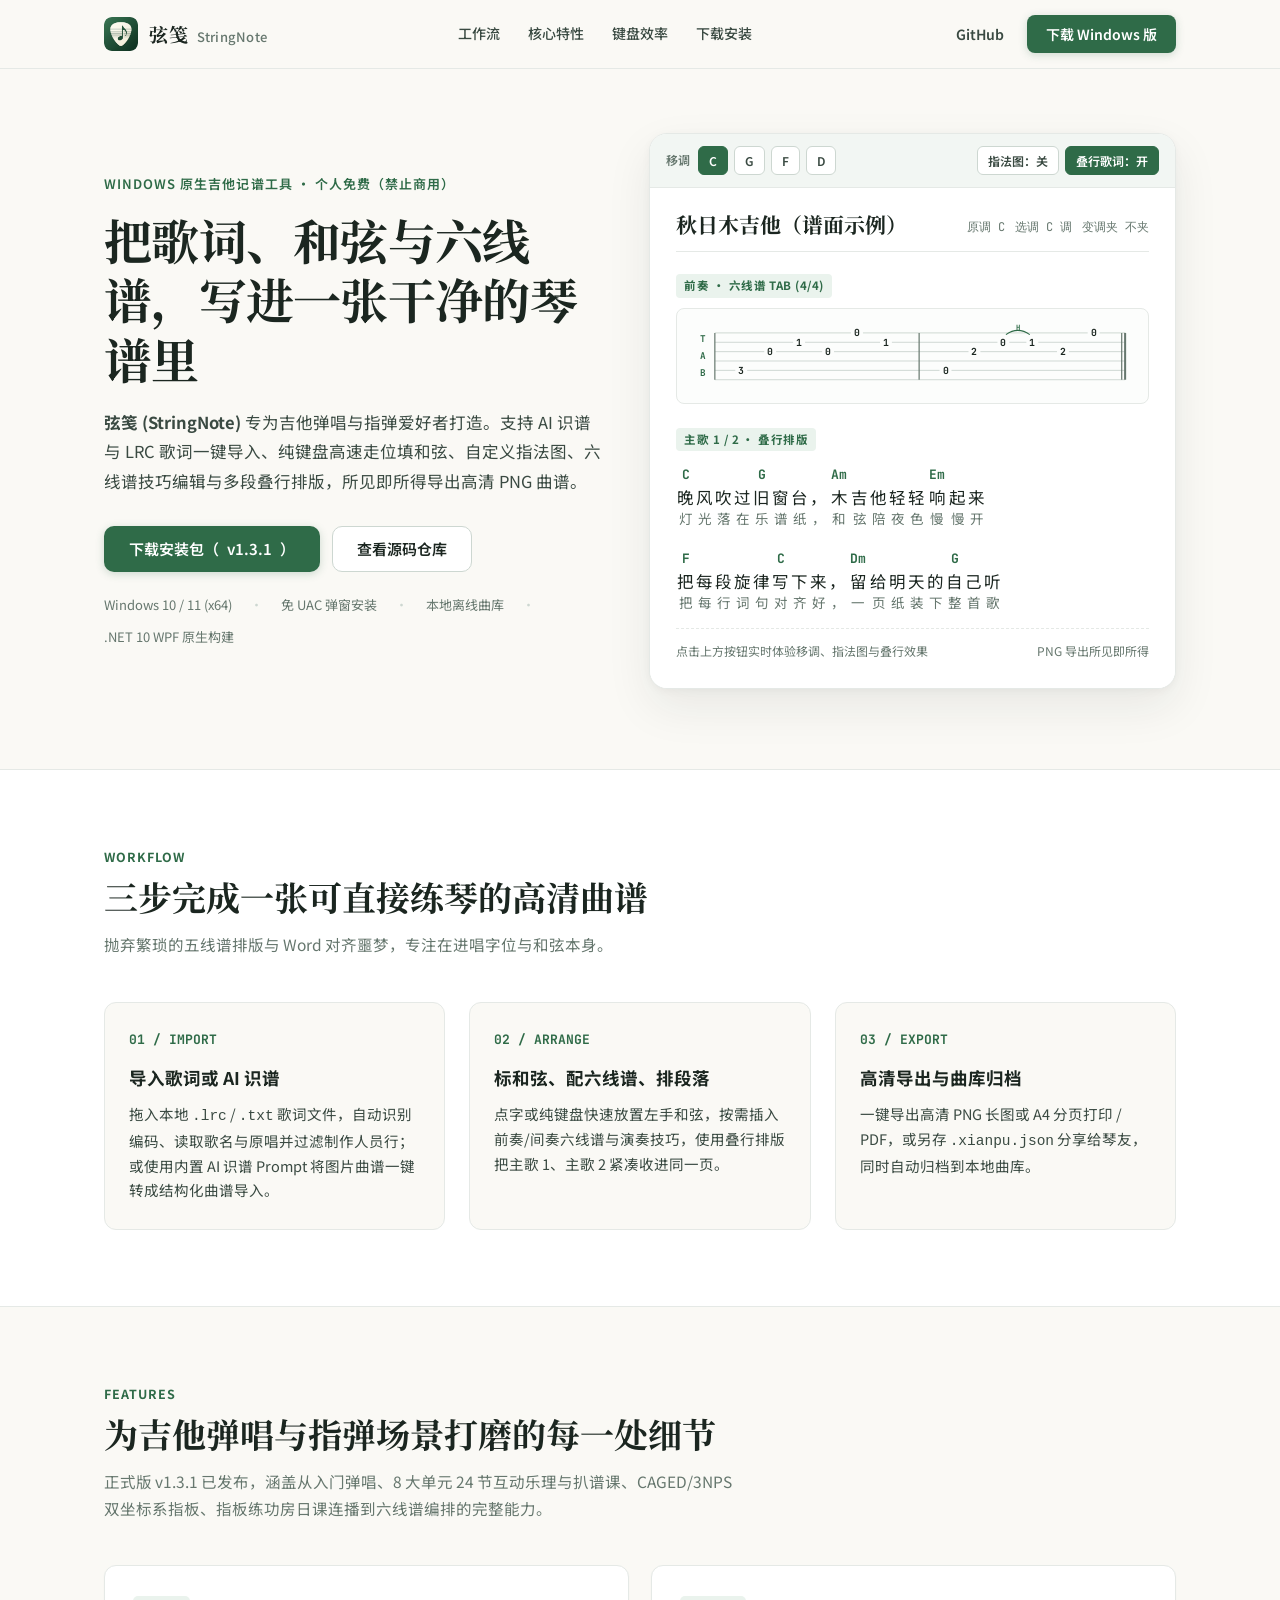
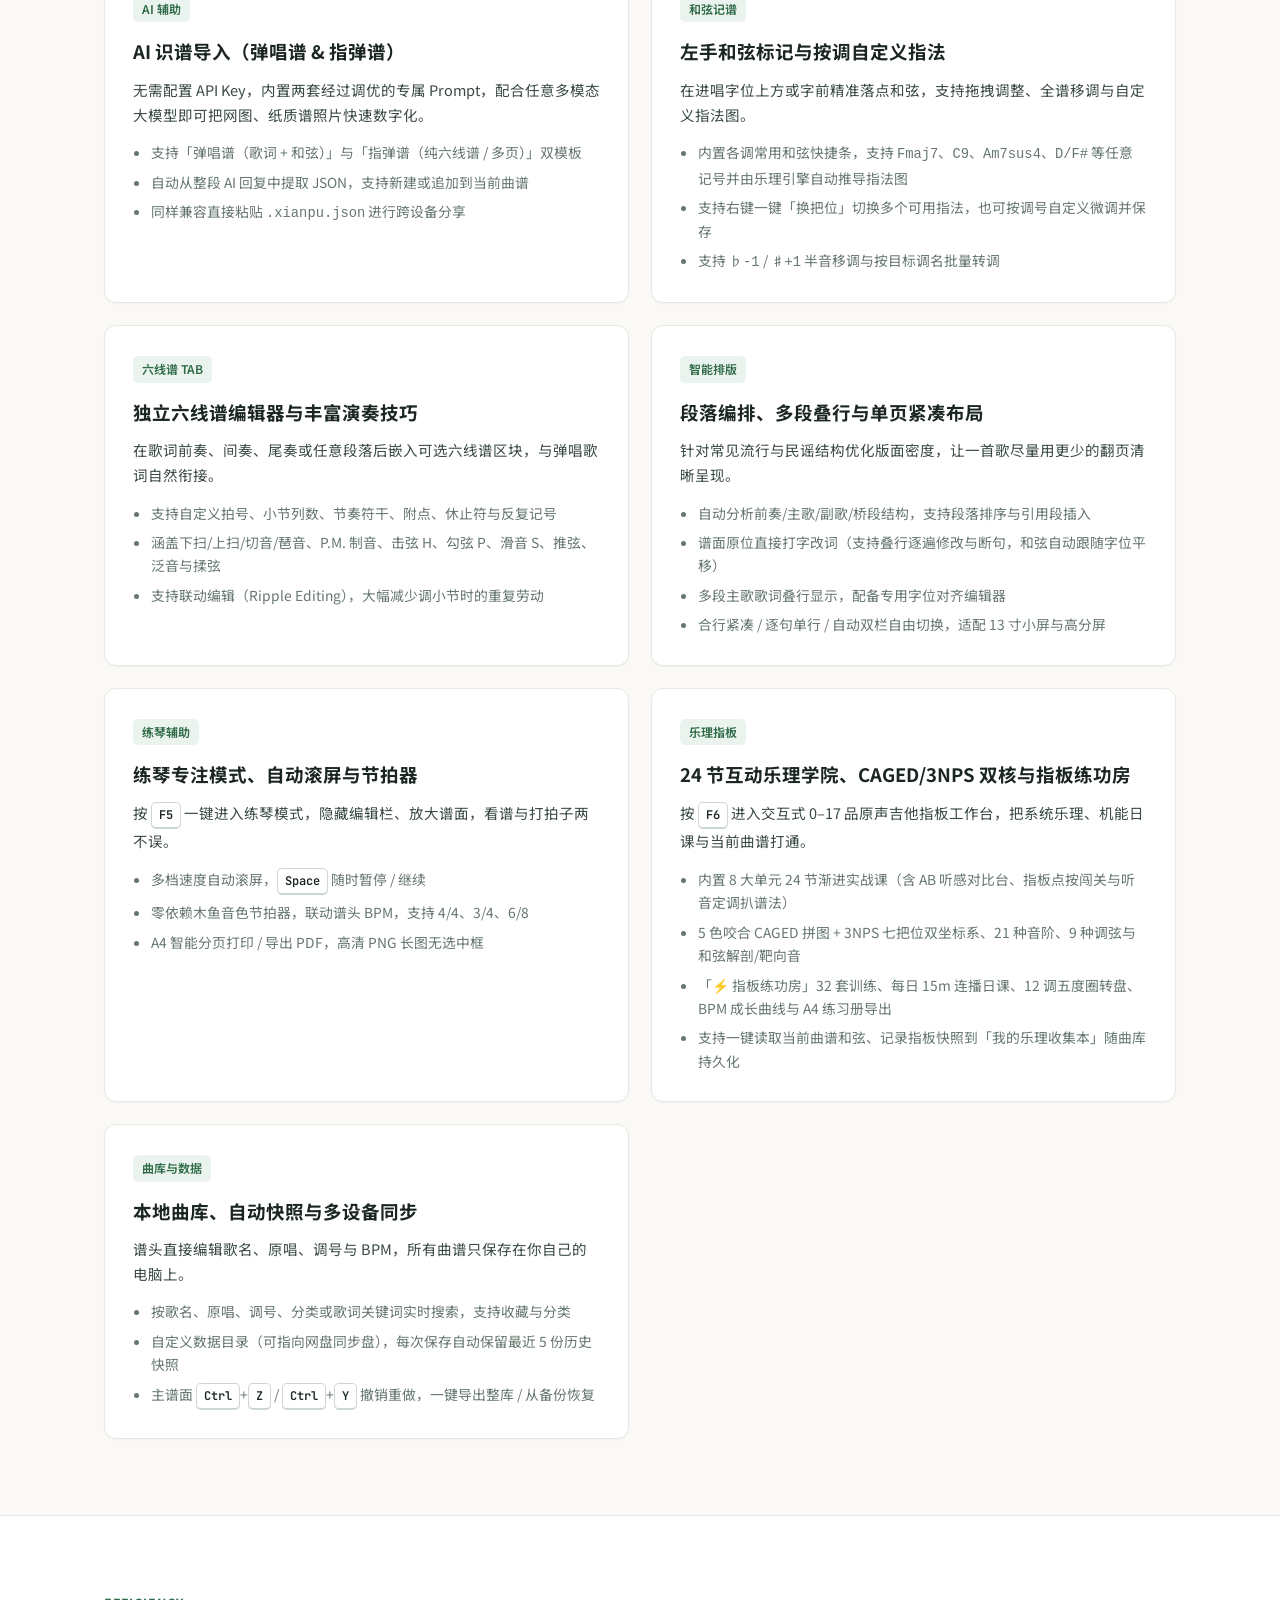
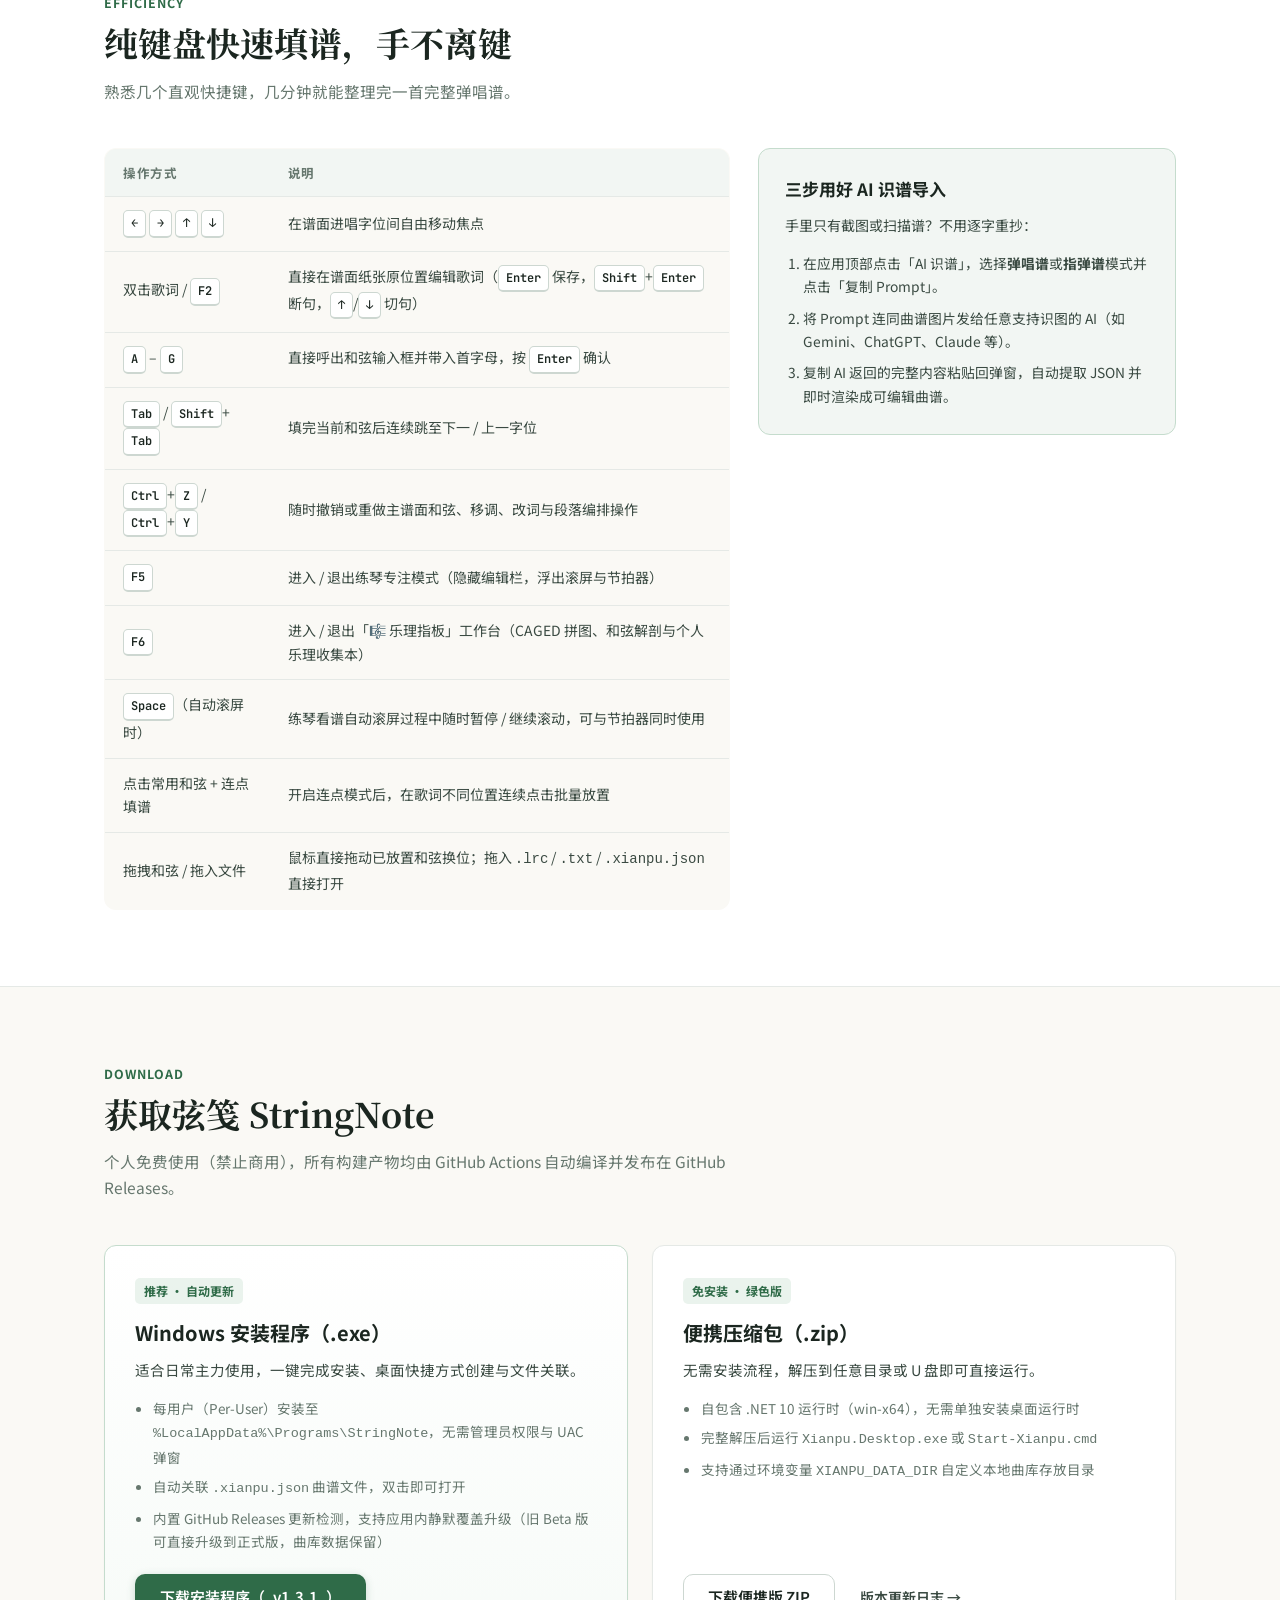
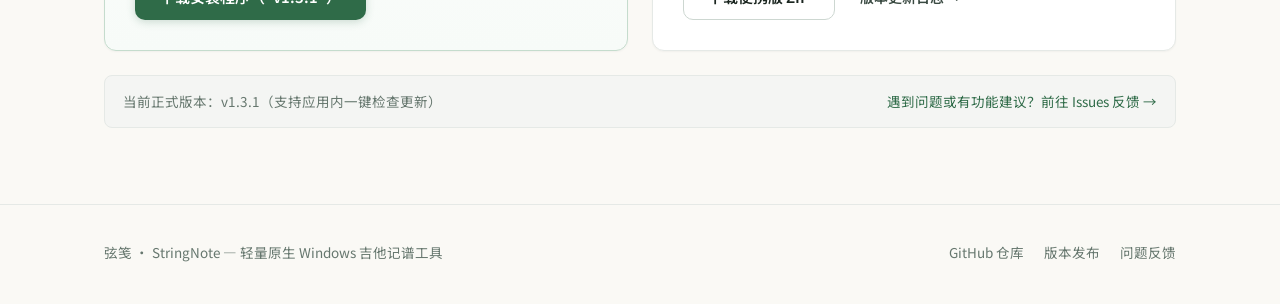
<file: docs/index.html>
<!DOCTYPE html>
<html lang="zh-CN">
<head>
  <meta charset="UTF-8" />
  <meta name="viewport" content="width=device-width, initial-scale=1.0" />
  <title>弦笺 · StringNote — Windows 原生吉他歌词与六线谱记谱工具</title>
  <meta name="description" content="弦笺 (StringNote) 是一款面向 Windows 的轻量原生吉他记谱桌面软件，支持 AI 识谱导入、LRC 歌词与左手和弦可视化标记、六线谱 TAB 编辑、多段叠行排版与高清 PNG 导出。" />
  <meta property="og:title" content="弦笺 · StringNote — 极简吉他弹唱与指弹记谱工具" />
  <meta property="og:description" content="导入 LRC 歌词或使用 AI 识谱，快速标记左手和弦与六线谱，导出紧凑高清曲谱图片。" />
  <meta property="og:type" content="website" />
  <meta property="og:url" content="https://li-songbai.github.io/StringNote/" />
  <link rel="icon" type="image/png" href="./favicon.png" />
  <link rel="apple-touch-icon" href="./logo.png" />
  <link rel="preconnect" href="https://fonts.googleapis.com" />
  <link rel="preconnect" href="https://fonts.gstatic.com" crossorigin />
  <link href="https://fonts.googleapis.com/css2?family=JetBrains+Mono:wght@500;700&family=Noto+Sans+SC:wght@400;500;600;700&family=Noto+Serif+SC:wght@600;700&display=swap" rel="stylesheet" />
  <link rel="stylesheet" href="./styles.css" />
</head>
<body>
  <header class="site-header">
    <div class="container header-inner">
      <a class="brand" href="#top" aria-label="弦笺 StringNote 首页">
        <img src="./logo.png" alt="弦笺 StringNote Logo" width="34" height="34" style="border-radius:8px; display:block;" />
        <span class="brand-text">
          <span class="brand-cn">弦笺</span>
          <span class="brand-en">StringNote</span>
        </span>
      </a>

      <nav class="nav-links" aria-label="主导航">
        <a href="#workflow">工作流</a>
        <a href="#features">核心特性</a>
        <a href="#shortcuts">键盘效率</a>
        <a href="#download">下载安装</a>
      </nav>

      <div class="header-actions">
        <a class="btn btn-ghost" href="https://github.com/li-songbai/StringNote" target="_blank" rel="noopener noreferrer">GitHub</a>
        <a class="btn btn-primary" href="#download">下载 Windows 版</a>
      </div>
    </div>
  </header>

  <main id="top">
    <!-- ─── Hero ──────────────────────────────────────────────── -->
    <section class="hero">
      <div class="container hero-grid">
        <div class="hero-copy">
          <p class="hero-eyebrow">Windows 原生吉他记谱工具 · 个人免费（禁止商用）</p>
          <h1 class="hero-title">把歌词、和弦与六线谱，写进一张干净的琴谱里</h1>
          <p class="hero-subtitle">
            <strong>弦笺 (StringNote)</strong> 专为吉他弹唱与指弹爱好者打造。支持 AI 识谱与 LRC 歌词一键导入、纯键盘高速走位填和弦、自定义指法图、六线谱技巧编辑与多段叠行排版，所见即所得导出高清 PNG 曲谱。
          </p>

          <div class="hero-cta">
            <a id="hero-download-btn" class="btn btn-primary btn-lg" href="https://github.com/li-songbai/StringNote/releases/latest/download/StringNote-Setup-1.3.1.exe" target="_blank" rel="noopener noreferrer">
              下载安装包（<span data-latest-version>v1.3.1</span>）
            </a>
            <a class="btn btn-secondary btn-lg" href="https://github.com/li-songbai/StringNote" target="_blank" rel="noopener noreferrer">
              查看源码仓库
            </a>
          </div>

          <div class="hero-meta">
            <span class="hero-meta-item">Windows 10 / 11 (x64)</span>
            <span class="meta-sep">·</span>
            <span class="hero-meta-item">免 UAC 弹窗安装</span>
            <span class="meta-sep">·</span>
            <span class="hero-meta-item">本地离线曲库</span>
            <span class="meta-sep">·</span>
            <span class="hero-meta-item">.NET 10 WPF 原生构建</span>
          </div>
        </div>

        <!-- ─── Interactive Score Sheet Preview ────────────────── -->
        <div class="sheet-stage" aria-label="交互式谱面预览">
          <div class="sheet-toolbar">
            <div class="sheet-controls-group" role="group" aria-label="一键移调体验">
              <span class="control-label">移调</span>
              <button type="button" class="chip-btn active" data-key="C">C</button>
              <button type="button" class="chip-btn" data-key="G">G</button>
              <button type="button" class="chip-btn" data-key="F">F</button>
              <button type="button" class="chip-btn" data-key="D">D</button>
            </div>
            <div class="sheet-controls-group">
              <button type="button" id="toggle-chord-mode" class="chip-btn">指法图：关</button>
              <button type="button" id="toggle-stacked-lyrics" class="chip-btn active">叠行歌词：开</button>
            </div>
          </div>

          <div class="sheet-body">
            <div class="sheet-song-head">
              <h2 class="sheet-song-title">秋日木吉他（谱面示例）</h2>
              <div class="sheet-song-tags">
                <span>原调 C</span>
                <span id="sheet-key-tag">选调 C 调</span>
                <span id="sheet-capo-tag">变调夹 不夹</span>
              </div>
            </div>

            <div class="sheet-part-label">前奏 · 六线谱 TAB (4/4)</div>
            <div class="sheet-tab-preview" aria-label="六线谱示例">
              <svg class="sheet-tab-svg" viewBox="0 0 520 82" xmlns="http://www.w3.org/2000/svg">
                <!-- TAB label -->
                <text x="10" y="25" font-family="JetBrains Mono, monospace" font-size="11" font-weight="700" fill="#2F6B48">T</text>
                <text x="10" y="45" font-family="JetBrains Mono, monospace" font-size="11" font-weight="700" fill="#2F6B48">A</text>
                <text x="10" y="65" font-family="JetBrains Mono, monospace" font-size="11" font-weight="700" fill="#2F6B48">B</text>
                <!-- 6 strings -->
                <g stroke="#C8D3CD" stroke-width="1">
                  <line x1="28" y1="14" x2="510" y2="14" />
                  <line x1="28" y1="25" x2="510" y2="25" />
                  <line x1="28" y1="36" x2="510" y2="36" />
                  <line x1="28" y1="47" x2="510" y2="47" />
                  <line x1="28" y1="58" x2="510" y2="58" />
                  <line x1="28" y1="69" x2="510" y2="69" />
                </g>
                <!-- Barlines -->
                <g stroke="#66776E" stroke-width="1.4">
                  <line x1="28" y1="14" x2="28" y2="69" />
                  <line x1="268" y1="14" x2="268" y2="69" />
                  <line x1="506" y1="14" x2="506" y2="69" />
                  <line x1="510" y1="14" x2="510" y2="69" stroke-width="2.4" />
                </g>
                <!-- Bar 1 arpeggio (C) -->
                <g font-family="JetBrains Mono, monospace" font-size="11.5" font-weight="700" fill="#1B2620" text-anchor="middle">
                  <rect x="52" y="51" width="14" height="13" fill="#FCFDFC" /><text x="59" y="62">3</text>
                  <rect x="86" y="29" width="14" height="13" fill="#FCFDFC" /><text x="93" y="40">0</text>
                  <rect x="120" y="18" width="14" height="13" fill="#FCFDFC" /><text x="127" y="29">1</text>
                  <rect x="154" y="29" width="14" height="13" fill="#FCFDFC" /><text x="161" y="40">0</text>
                  <rect x="188" y="7" width="14" height="13" fill="#FCFDFC" /><text x="195" y="18">0</text>
                  <rect x="222" y="18" width="14" height="13" fill="#FCFDFC" /><text x="229" y="29">1</text>
                </g>
                <!-- Bar 2 arpeggio with Hammer-on (Am) -->
                <g font-family="JetBrains Mono, monospace" font-size="11.5" font-weight="700" fill="#1B2620" text-anchor="middle">
                  <rect x="292" y="51" width="14" height="13" fill="#FCFDFC" /><text x="299" y="62">0</text>
                  <rect x="326" y="29" width="14" height="13" fill="#FCFDFC" /><text x="333" y="40">2</text>
                  <rect x="360" y="18" width="14" height="13" fill="#FCFDFC" /><text x="367" y="29">0</text>
                  <rect x="394" y="18" width="14" height="13" fill="#FCFDFC" /><text x="401" y="29">1</text>
                  <path d="M 370 16 Q 384 6 398 16" fill="none" stroke="#2F6B48" stroke-width="1.3" />
                  <text x="384" y="10" font-size="8.5" fill="#2F6B48">H</text>
                  <rect x="430" y="29" width="14" height="13" fill="#FCFDFC" /><text x="437" y="40">2</text>
                  <rect x="466" y="7" width="14" height="13" fill="#FCFDFC" /><text x="473" y="18">0</text>
                </g>
              </svg>
            </div>

            <div class="sheet-part-label">主歌 1 / 2 · 叠行排版</div>
            <div id="interactive-lyrics" class="lyric-block"></div>

            <div class="sheet-hint">
              <span>点击上方按钮实时体验移调、指法图与叠行效果</span>
              <span>PNG 导出所见即所得</span>
            </div>
          </div>
        </div>
      </div>
    </section>

    <!-- ─── Workflow ──────────────────────────────────────────── -->
    <section id="workflow" class="section section-alt">
      <div class="container">
        <div class="section-header">
          <p class="section-kicker">Workflow</p>
          <h2 class="section-title">三步完成一张可直接练琴的高清曲谱</h2>
          <p class="section-desc">抛弃繁琐的五线谱排版与 Word 对齐噩梦，专注在进唱字位与和弦本身。</p>
        </div>

        <div class="workflow-grid">
          <article class="step-card">
            <div class="step-num">01 / IMPORT</div>
            <h3>导入歌词或 AI 识谱</h3>
            <p>拖入本地 <code>.lrc</code> / <code>.txt</code> 歌词文件，自动识别编码、读取歌名与原唱并过滤制作人员行；或使用内置 AI 识谱 Prompt 将图片曲谱一键转成结构化曲谱导入。</p>
          </article>
          <article class="step-card">
            <div class="step-num">02 / ARRANGE</div>
            <h3>标和弦、配六线谱、排段落</h3>
            <p>点字或纯键盘快速放置左手和弦，按需插入前奏/间奏六线谱与演奏技巧，使用叠行排版把主歌 1、主歌 2 紧凑收进同一页。</p>
          </article>
          <article class="step-card">
            <div class="step-num">03 / EXPORT</div>
            <h3>高清导出与曲库归档</h3>
            <p>一键导出高清 PNG 长图或 A4 分页打印 / PDF，或另存 <code>.xianpu.json</code> 分享给琴友，同时自动归档到本地曲库。</p>
          </article>
        </div>
      </div>
    </section>

    <!-- ─── Features ──────────────────────────────────────────── -->
    <section id="features" class="section">
      <div class="container">
        <div class="section-header">
          <p class="section-kicker">Features</p>
          <h2 class="section-title">为吉他弹唱与指弹场景打磨的每一处细节</h2>
          <p class="section-desc">正式版 <span data-latest-version>v1.3.1</span> 已发布，涵盖从入门弹唱、8 大单元 24 节互动乐理与扒谱课、CAGED/3NPS 双坐标系指板、指板练功房日课连播到六线谱编排的完整能力。</p>
        </div>

        <div class="feature-grid">
          <article class="feature-card">
            <span class="feature-tag">AI 辅助</span>
            <h3>AI 识谱导入（弹唱谱 &amp; 指弹谱）</h3>
            <p>无需配置 API Key，内置两套经过调优的专属 Prompt，配合任意多模态大模型即可把网图、纸质谱照片快速数字化。</p>
            <ul class="feature-list">
              <li>支持「弹唱谱（歌词 + 和弦）」与「指弹谱（纯六线谱 / 多页）」双模板</li>
              <li>自动从整段 AI 回复中提取 JSON，支持新建或追加到当前曲谱</li>
              <li>同样兼容直接粘贴 <code>.xianpu.json</code> 进行跨设备分享</li>
            </ul>
          </article>

          <article class="feature-card">
            <span class="feature-tag">和弦记谱</span>
            <h3>左手和弦标记与按调自定义指法</h3>
            <p>在进唱字位上方或字前精准落点和弦，支持拖拽调整、全谱移调与自定义指法图。</p>
            <ul class="feature-list">
              <li>内置各调常用和弦快捷条，支持 <code>Fmaj7</code>、<code>C9</code>、<code>Am7sus4</code>、<code>D/F#</code> 等任意记号并由乐理引擎自动推导指法图</li>
              <li>支持右键一键「换把位」切换多个可用指法，也可按调号自定义微调并保存</li>
              <li>支持 <code>♭-1</code> / <code>♯+1</code> 半音移调与按目标调名批量转调</li>
            </ul>
          </article>

          <article class="feature-card">
            <span class="feature-tag">六线谱 TAB</span>
            <h3>独立六线谱编辑器与丰富演奏技巧</h3>
            <p>在歌词前奏、间奏、尾奏或任意段落后嵌入可选六线谱区块，与弹唱歌词自然衔接。</p>
            <ul class="feature-list">
              <li>支持自定义拍号、小节列数、节奏符干、附点、休止符与反复记号</li>
              <li>涵盖下扫/上扫/切音/琶音、P.M. 制音、击弦 H、勾弦 P、滑音 S、推弦、泛音与揉弦</li>
              <li>支持联动编辑（Ripple Editing），大幅减少调小节时的重复劳动</li>
            </ul>
          </article>

          <article class="feature-card">
            <span class="feature-tag">智能排版</span>
            <h3>段落编排、多段叠行与单页紧凑布局</h3>
            <p>针对常见流行与民谣结构优化版面密度，让一首歌尽量用更少的翻页清晰呈现。</p>
            <ul class="feature-list">
              <li>自动分析前奏/主歌/副歌/桥段结构，支持段落排序与引用段插入</li>
              <li>谱面原位直接打字改词（支持叠行逐遍修改与断句，和弦自动跟随字位平移）</li>
              <li>多段主歌歌词叠行显示，配备专用字位对齐编辑器</li>
              <li>合行紧凑 / 逐句单行 / 自动双栏自由切换，适配 13 寸小屏与高分屏</li>
            </ul>
          </article>
          <article class="feature-card">
            <span class="feature-tag">练琴辅助</span>
            <h3>练琴专注模式、自动滚屏与节拍器</h3>
            <p>按 <kbd>F5</kbd> 一键进入练琴模式，隐藏编辑栏、放大谱面，看谱与打拍子两不误。</p>
            <ul class="feature-list">
              <li>多档速度自动滚屏，<kbd>Space</kbd> 随时暂停 / 继续</li>
              <li>零依赖木鱼音色节拍器，联动谱头 BPM，支持 4/4、3/4、6/8</li>
              <li>A4 智能分页打印 / 导出 PDF，高清 PNG 长图无选中框</li>
            </ul>
          </article>

          <article class="feature-card">
            <span class="feature-tag">乐理指板</span>
            <h3>24 节互动乐理学院、CAGED/3NPS 双核与指板练功房</h3>
            <p>按 <kbd>F6</kbd> 进入交互式 0–17 品原声吉他指板工作台，把系统乐理、机能日课与当前曲谱打通。</p>
            <ul class="feature-list">
              <li>内置 8 大单元 24 节渐进实战课（含 AB 听感对比台、指板点按闯关与听音定调扒谱法）</li>
              <li>5 色咬合 CAGED 拼图 + 3NPS 七把位双坐标系、21 种音阶、9 种调弦与和弦解剖/靶向音</li>
              <li>「⚡ 指板练功房」32 套训练、每日 15m 连播日课、12 调五度圈转盘、BPM 成长曲线与 A4 练习册导出</li>
              <li>支持一键读取当前曲谱和弦、记录指板快照到「我的乐理收集本」随曲库持久化</li>
            </ul>
          </article>

          <article class="feature-card">
            <span class="feature-tag">曲库与数据</span>
            <h3>本地曲库、自动快照与多设备同步</h3>
            <p>谱头直接编辑歌名、原唱、调号与 BPM，所有曲谱只保存在你自己的电脑上。</p>
            <ul class="feature-list">
              <li>按歌名、原唱、调号、分类或歌词关键词实时搜索，支持收藏与分类</li>
              <li>自定义数据目录（可指向网盘同步盘），每次保存自动保留最近 5 份历史快照</li>
              <li>主谱面 <kbd>Ctrl</kbd>+<kbd>Z</kbd> / <kbd>Ctrl</kbd>+<kbd>Y</kbd> 撤销重做，一键导出整库 / 从备份恢复</li>
            </ul>
          </article>
        </div>
      </div>
    </section>

    <!-- ─── Shortcuts & AI Workflow ────────────────────────────── -->
    <section id="shortcuts" class="section section-alt">
      <div class="container">
        <div class="section-header">
          <p class="section-kicker">Efficiency</p>
          <h2 class="section-title">纯键盘快速填谱，手不离键</h2>
          <p class="section-desc">熟悉几个直观快捷键，几分钟就能整理完一首完整弹唱谱。</p>
        </div>

        <div class="shortcuts-wrap">
          <table class="shortcut-table">
            <thead>
              <tr>
                <th>操作方式</th>
                <th>说明</th>
              </tr>
            </thead>
            <tbody>
              <tr>
                <td><kbd>←</kbd> <kbd>→</kbd> <kbd>↑</kbd> <kbd>↓</kbd></td>
                <td>在谱面进唱字位间自由移动焦点</td>
              </tr>
              <tr>
                <td>双击歌词 / <kbd>F2</kbd></td>
                <td>直接在谱面纸张原位置编辑歌词（<kbd>Enter</kbd> 保存，<kbd>Shift</kbd>+<kbd>Enter</kbd> 断句，<kbd>↑</kbd>/<kbd>↓</kbd> 切句）</td>
              </tr>
              <tr>
                <td><kbd>A</kbd> – <kbd>G</kbd></td>
                <td>直接呼出和弦输入框并带入首字母，按 <kbd>Enter</kbd> 确认</td>
              </tr>
              <tr>
                <td><kbd>Tab</kbd> / <kbd>Shift</kbd>+<kbd>Tab</kbd></td>
                <td>填完当前和弦后连续跳至下一 / 上一字位</td>
              </tr>
              <tr>
                <td><kbd>Ctrl</kbd>+<kbd>Z</kbd> / <kbd>Ctrl</kbd>+<kbd>Y</kbd></td>
                <td>随时撤销或重做主谱面和弦、移调、改词与段落编排操作</td>
              </tr>
              <tr>
                <td><kbd>F5</kbd></td>
                <td>进入 / 退出练琴专注模式（隐藏编辑栏，浮出滚屏与节拍器）</td>
              </tr>
              <tr>
                <td><kbd>F6</kbd></td>
                <td>进入 / 退出「🎼 乐理指板」工作台（CAGED 拼图、和弦解剖与个人乐理收集本）</td>
              </tr>
              <tr>
                <td><kbd>Space</kbd>（自动滚屏时）</td>
                <td>练琴看谱自动滚屏过程中随时暂停 / 继续滚动，可与节拍器同时使用</td>
              </tr>
              <tr>
                <td>点击常用和弦 + 连点填谱</td>
                <td>开启连点模式后，在歌词不同位置连续点击批量放置</td>
              </tr>
              <tr>
                <td>拖拽和弦 / 拖入文件</td>
                <td>鼠标直接拖动已放置和弦换位；拖入 <code>.lrc</code> / <code>.txt</code> / <code>.xianpu.json</code> 直接打开</td>
              </tr>
            </tbody>
          </table>

          <aside class="ai-tip-box">
            <h3>三步用好 AI 识谱导入</h3>
            <p>手里只有截图或扫描谱？不用逐字重抄：</p>
            <ol class="ai-steps">
              <li>在应用顶部点击「AI 识谱」，选择<strong>弹唱谱</strong>或<strong>指弹谱</strong>模式并点击「复制 Prompt」。</li>
              <li>将 Prompt 连同曲谱图片发给任意支持识图的 AI（如 Gemini、ChatGPT、Claude 等）。</li>
              <li>复制 AI 返回的完整内容粘贴回弹窗，自动提取 JSON 并即时渲染成可编辑曲谱。</li>
            </ol>
          </aside>
        </div>
      </div>
    </section>

    <!-- ─── Download ──────────────────────────────────────────── -->
    <section id="download" class="section">
      <div class="container">
        <div class="section-header">
          <p class="section-kicker">Download</p>
          <h2 class="section-title">获取弦笺 StringNote</h2>
          <p class="section-desc">个人免费使用（禁止商用），所有构建产物均由 GitHub Actions 自动编译并发布在 GitHub Releases。</p>
        </div>

        <div class="download-grid">
          <article class="download-card recommended">
            <div>
              <span class="download-badge">推荐 · 自动更新</span>
              <h3>Windows 安装程序（.exe）</h3>
              <p>适合日常主力使用，一键完成安装、桌面快捷方式创建与文件关联。</p>
              <ul class="download-notes">
                <li>每用户（Per-User）安装至 <code>%LocalAppData%\Programs\StringNote</code>，无需管理员权限与 UAC 弹窗</li>
                <li>自动关联 <code>.xianpu.json</code> 曲谱文件，双击即可打开</li>
                <li>内置 GitHub Releases 更新检测，支持应用内静默覆盖升级（旧 Beta 版可直接升级到正式版，曲库数据保留）</li>
              </ul>
            </div>
            <div class="download-actions">
              <a id="download-setup-btn" class="btn btn-primary btn-lg" href="https://github.com/li-songbai/StringNote/releases/latest/download/StringNote-Setup-1.3.1.exe" target="_blank" rel="noopener noreferrer">
                下载安装程序（<span data-latest-version>v1.3.1</span>）
              </a>
            </div>
          </article>

          <article class="download-card">
            <div>
              <span class="download-badge">免安装 · 绿色版</span>
              <h3>便携压缩包（.zip）</h3>
              <p>无需安装流程，解压到任意目录或 U 盘即可直接运行。</p>
              <ul class="download-notes">
                <li>自包含 .NET 10 运行时（win-x64），无需单独安装桌面运行时</li>
                <li>完整解压后运行 <code>Xianpu.Desktop.exe</code> 或 <code>Start-Xianpu.cmd</code></li>
                <li>支持通过环境变量 <code>XIANPU_DATA_DIR</code> 自定义本地曲库存放目录</li>
              </ul>
            </div>
            <div class="download-actions">
              <a id="download-portable-btn" class="btn btn-secondary btn-lg" href="https://github.com/li-songbai/StringNote/releases/latest/download/StringNote-Portable-win-x64-1.3.1.zip" target="_blank" rel="noopener noreferrer">
                下载便携版 ZIP
              </a>
              <a class="btn btn-ghost" href="https://github.com/li-songbai/StringNote/releases" target="_blank" rel="noopener noreferrer">
                版本更新日志 →
              </a>
            </div>
          </article>
        </div>

        <div class="release-status">
          <span id="release-meta-text">当前正式版本：v1.3.1（支持应用内一键检查更新）</span>
          <a href="https://github.com/li-songbai/StringNote/issues" target="_blank" rel="noopener noreferrer">遇到问题或有功能建议？前往 Issues 反馈 →</a>
        </div>
      </div>
    </section>
  </main>

  <footer class="site-footer">
    <div class="container footer-inner">
      <div>弦笺 · StringNote — 轻量原生 Windows 吉他记谱工具</div>
      <div class="footer-links">
        <a href="https://github.com/li-songbai/StringNote" target="_blank" rel="noopener noreferrer">GitHub 仓库</a>
        <a href="https://github.com/li-songbai/StringNote/releases" target="_blank" rel="noopener noreferrer">版本发布</a>
        <a href="https://github.com/li-songbai/StringNote/issues" target="_blank" rel="noopener noreferrer">问题反馈</a>
      </div>
    </div>
  </footer>

  <script src="./app.js"></script>
</body>
</html>
</file>
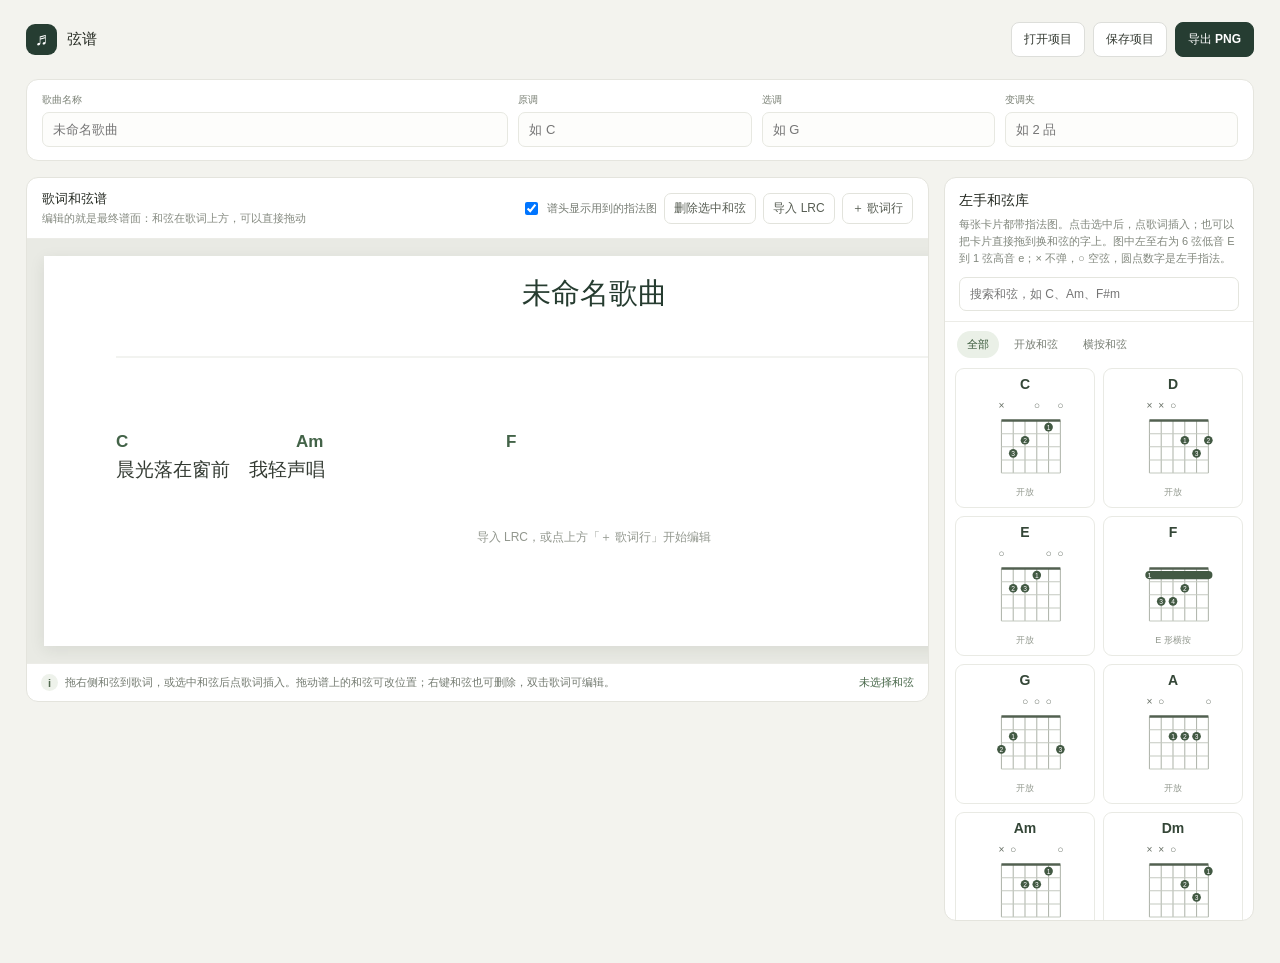
<file: archive/browser-prototype.html>
<!doctype html>
<html lang="zh-CN">
<head>
<meta charset="utf-8">
<meta name="viewport" content="width=device-width, initial-scale=1">
<title>弦谱 · 歌词和弦记谱</title>
<style>
.btn{font-family:inherit;font-size:12px;font-weight:600}.field input{font-family:inherit;font-size:13px}.icon-btn{font-family:inherit;font-size:12px}.search{font-family:inherit;font-size:12px}.filter{font-family:inherit;font-size:11px}.library-note,.panel-sub,.sheet-help{font-family:inherit}
:root{font-family:Inter,"Microsoft YaHei","PingFang SC",sans-serif;color:#232820;background:#f3f3ee;font-synthesis:none}*{box-sizing:border-box}body{margin:0;min-width:340px}.app{max-width:1460px;margin:auto;padding:22px 26px 42px}.topbar{display:flex;align-items:center;justify-content:space-between;gap:16px;margin-bottom:22px}.brand{display:flex;align-items:center;gap:10px;font-size:15px;font-weight:750}.brand-icon{width:31px;height:31px;border-radius:9px;background:#263d32;color:white;display:grid;place-items:center;font-size:18px}.actions{display:flex;gap:8px;flex-wrap:wrap}.btn{border:1px solid #dddeda;border-radius:8px;background:white;color:#343a32;padding:8px 12px;font:600 12px inherit;cursor:pointer}.btn:hover{border-color:#9eaf9d;background:#f9faf7}.btn.primary{background:#263d32;color:white;border-color:#263d32}.btn.primary:hover{background:#355743}.btn:disabled{opacity:.45;cursor:default}.song-info{display:grid;grid-template-columns:minmax(230px,2fr) repeat(3,minmax(110px,1fr));gap:10px;background:#fff;border:1px solid #e5e5de;border-radius:12px;padding:13px 15px;margin-bottom:16px}.field label{display:block;color:#7a8075;font-size:10px;font-weight:700;margin:0 0 5px}.field input{width:100%;height:35px;border:1px solid #e7e8e1;border-radius:7px;background:#fdfdfb;padding:0 10px;font:13px inherit;color:#292e28;outline:none}.field input:focus,.search:focus{border-color:#82987e;box-shadow:0 0 0 3px #82987e1b}.workspace{display:grid;grid-template-columns:minmax(0,1fr) 310px;gap:15px;align-items:start}.work-panel,.library{border:1px solid #e4e4dd;background:#fff;border-radius:12px;overflow:hidden}.panel-head{display:flex;align-items:center;justify-content:space-between;gap:12px;padding:12px 15px;border-bottom:1px solid #ecece7}.panel-title{font-size:13px;font-weight:750}.panel-sub{font-size:11px;color:#858a80;margin-top:3px}.score-actions{display:flex;align-items:center;gap:7px}.icon-btn{border:1px solid #e2e3dc;background:white;border-radius:7px;padding:6px 9px;font:12px inherit;color:#575d53;cursor:pointer}.icon-btn:hover{background:#f4f6f1}.include-toggle{font-size:11px;color:#757b72;display:flex;gap:6px;align-items:center;white-space:nowrap}.canvas-scroll{overflow:auto;background:#e9eae4;padding:17px}.paper{width:1100px;max-width:none;margin:0 auto;background:white;box-shadow:0 4px 15px #28302016;line-height:0}#score{display:block;width:1100px;height:auto;touch-action:none;cursor:crosshair}.sheet-help{display:flex;align-items:center;gap:7px;padding:10px 14px;color:#747b71;font-size:11px;border-top:1px solid #ecece7}.help-dot{width:17px;height:17px;border-radius:50%;background:#eef2eb;color:#526a50;display:grid;place-items:center;font-weight:800;flex:none}.selected-bar{margin-left:auto;color:#466648;font-weight:700}.library-head{padding:14px 14px 10px;border-bottom:1px solid #ecece7}.library-title{font-size:14px;font-weight:750}.library-note{font-size:11px;color:#81877d;line-height:1.55;margin:6px 0 10px}.search{width:100%;height:34px;border:1px solid #e4e5de;border-radius:7px;padding:0 10px;font:12px inherit;outline:none}.filter-row{display:flex;gap:5px;padding:9px 12px 2px}.filter{border:1px solid transparent;background:transparent;border-radius:14px;padding:5px 9px;color:#777d73;font:11px inherit;cursor:pointer}.filter.active{background:#eaf0e7;color:#38583a;font-weight:700}.chord-grid{padding:8px 10px 14px;display:grid;grid-template-columns:repeat(2,minmax(0,1fr));gap:8px;max-height:560px;overflow:auto}.chord-card{border:1px solid #e9eae4;border-radius:9px;background:#fff;min-width:0;padding:7px 6px 8px;text-align:center;cursor:grab;user-select:none;transition:.12s}.chord-card:hover{border-color:#9cb195;background:#fbfcf9;transform:translateY(-1px)}.chord-card.selected{border:2px solid #638360;background:#f4f8f1;padding:6px 5px 7px;box-shadow:0 0 0 2px #63836016}.chord-name{font-size:14px;font-weight:800;color:#344637;margin-bottom:2px}.chord-shape{font-size:9px;color:#93998f;margin-top:1px}.chord-card svg{display:block;margin:1px auto 0;width:82px;height:91px}.empty-library{padding:24px 12px;text-align:center;color:#8b9087;font-size:12px}.status{position:fixed;bottom:19px;left:50%;transform:translate(-50%,12px);background:#263d32;color:#fff;border-radius:9px;padding:10px 15px;font-size:12px;opacity:0;pointer-events:none;transition:.18s;box-shadow:0 5px 22px #0002;z-index:5}.status.show{opacity:1;transform:translate(-50%,0)}input[type=file]{display:none}dialog{width:min(520px,calc(100vw - 28px));border:1px solid #e0e3dc;border-radius:13px;padding:0;box-shadow:0 20px 80px #18201440}dialog::backdrop{background:#17201866}.dialog-head{font-size:15px;font-weight:750;padding:16px 18px;border-bottom:1px solid #ecece7}.dialog-body{padding:16px 18px}.dialog-body label{display:block;font-size:11px;color:#737a70;margin-bottom:7px}.dialog-body textarea{width:100%;min-height:96px;resize:vertical;border:1px solid #dfe2da;border-radius:8px;padding:10px;font:15px/1.6 "Microsoft YaHei",sans-serif;outline:none}.dialog-actions{display:flex;justify-content:flex-end;gap:8px;padding:0 18px 16px}.empty-score{color:#888e84}.empty-score-title{font-size:20px;font-weight:750;fill:#344137}.empty-score-sub{font-size:13px;fill:#7b8178}
@media(max-width:1000px){.workspace{grid-template-columns:minmax(0,1fr) 270px}.app{padding:18px 14px 32px}}@media(max-width:760px){.workspace{grid-template-columns:1fr}.library{grid-row:1}.chord-grid{grid-template-columns:repeat(3,minmax(0,1fr));max-height:310px}.song-info{grid-template-columns:repeat(2,minmax(0,1fr))}.song-info .field:first-child{grid-column:span 2}.topbar{align-items:flex-start}.panel-head{flex-wrap:wrap}.score-actions{flex-wrap:wrap}.include-toggle{display:none}.app{padding:13px 10px 26px}.canvas-scroll{padding:9px}.paper{margin:0}}
</style>
</head>
<body>
<main class="app">
 <header class="topbar">
  <div class="brand"><span class="brand-icon">♬</span><span>弦谱</span></div>
  <div class="actions"><button class="btn" id="openProject">打开项目</button><button class="btn" id="saveProject">保存项目</button><button class="btn primary" id="exportImage">导出 PNG</button><input id="projectFile" type="file" accept=".json,application/json"><input id="lrcFile" type="file" accept=".lrc,.txt,text/plain"></div>
 </header>
 <section class="song-info" aria-label="歌曲信息">
  <div class="field"><label for="songTitle">歌曲名称</label><input id="songTitle" placeholder="未命名歌曲"></div>
  <div class="field"><label for="originalKey">原调</label><input id="originalKey" placeholder="如 C"></div>
  <div class="field"><label for="selectedKey">选调</label><input id="selectedKey" placeholder="如 G"></div>
  <div class="field"><label for="capo">变调夹</label><input id="capo" placeholder="如 2 品"></div>
 </section>
 <div class="workspace">
  <section class="work-panel">
   <div class="panel-head"><div><div class="panel-title">歌词和弦谱 <span id="lineCount" class="panel-sub"></span></div><div class="panel-sub">编辑的就是最终谱面：和弦在歌词上方，可以直接拖动</div></div><div class="score-actions"><label class="include-toggle"><input type="checkbox" id="includeDiagrams" checked> 谱头显示用到的指法图</label><button class="icon-btn" id="removeChord" disabled>删除选中和弦</button><button class="icon-btn" id="importLrc">导入 LRC</button><button class="icon-btn" id="addLyric">＋ 歌词行</button></div></div>
   <div class="canvas-scroll"><div class="paper"><canvas id="score" aria-label="可直接编辑的歌词和弦谱"></canvas></div></div>
   <div class="sheet-help"><span class="help-dot">i</span><span>拖右侧和弦到歌词，或选中和弦后点歌词插入。拖动谱上的和弦可改位置；右键和弦也可删除，双击歌词可编辑。</span><span class="selected-bar" id="selectedLabel">未选择和弦</span></div>
  </section>
  <aside class="library">
   <div class="library-head"><div class="library-title">左手和弦库</div><div class="library-note">每张卡片都带指法图。点击选中后，点歌词插入；也可以把卡片直接拖到换和弦的字上。图中左至右为 6 弦低音 E 到 1 弦高音 e；× 不弹，○ 空弦，圆点数字是左手指法。</div><input id="chordSearch" class="search" placeholder="搜索和弦，如 C、Am、F#m"></div>
   <div class="filter-row"><button class="filter active" data-filter="all">全部</button><button class="filter" data-filter="open">开放和弦</button><button class="filter" data-filter="barre">横按和弦</button></div>
   <div class="chord-grid" id="chordGrid"></div>
  </aside>
 </div>
</main>
<dialog id="lyricDialog"><form method="dialog" id="lyricForm"><div class="dialog-head" id="lyricDialogTitle">编辑歌词</div><div class="dialog-body"><label for="lyricText">这一行歌词</label><textarea id="lyricText" placeholder="输入或修改这一句歌词"></textarea></div><div class="dialog-actions"><button class="btn" value="cancel">取消</button><button class="btn primary" id="confirmLyric" value="save">保存</button></div></form></dialog>
<div class="status" id="status"></div>
<script>
(()=>{
 const $=s=>document.querySelector(s), canvas=$('#score'), ctx=canvas.getContext('2d'), grid=$('#chordGrid');
 const W=1100,M=72,LYRIC_FONT='19px "Microsoft YaHei", sans-serif',CHORD_FONT='bold 17px "Microsoft YaHei", sans-serif';
 const noteNames=['C','C#','D','Eb','E','F','F#','G','Ab','A','Bb','B'];
 const shapes=[];
 function shape(id,name,type,frets,fingers,base=1,barre=null,label='开放') {shapes.push({id,name,type,frets,fingers,base,barre,label})}
 shape('C','C','open',['x',3,2,0,1,0],[0,3,2,0,1,0]);shape('D','D','open',['x','x',0,2,3,2],[0,0,0,1,3,2]);shape('E','E','open',[0,2,2,1,0,0],[0,2,3,1,0,0]);shape('F','F','barre',[1,3,3,2,1,1],[1,3,4,2,1,1],1,{fret:1,from:0,to:5},'E 形横按');shape('G','G','open',[3,2,0,0,0,3],[2,1,0,0,0,3]);shape('A','A','open',['x',0,2,2,2,0],[0,0,1,2,3,0]);
 shape('Am','Am','open',['x',0,2,2,1,0],[0,0,2,3,1,0]);shape('Dm','Dm','open',['x','x',0,2,3,1],[0,0,0,2,3,1]);shape('Em','Em','open',[0,2,2,0,0,0],[0,2,3,0,0,0]);
 shape('A7','A7','open',['x',0,2,0,2,0],[0,0,2,0,3,0]);shape('D7','D7','open',['x','x',0,2,1,2],[0,0,0,2,1,3]);shape('E7','E7','open',[0,2,0,1,0,0],[0,2,0,1,0,0]);shape('G7','G7','open',[3,2,0,0,0,1],[3,2,0,0,0,1]);shape('C7','C7','open',['x',3,2,3,1,0],[0,3,2,4,1,0]);
 shape('Am7','Am7','open',['x',0,2,0,1,0],[0,0,2,0,1,0]);shape('Em7','Em7','open',[0,2,2,0,3,0],[0,2,3,0,4,0]);shape('Fmaj7','Fmaj7','open',['x','x',3,2,1,0],[0,0,3,2,1,0]);shape('Dmaj7','Dmaj7','open',['x','x',0,2,2,2],[0,0,0,1,2,3]);shape('Amaj7','Amaj7','open',['x',0,2,1,2,0],[0,0,2,1,3,0]);
 shape('Asus2','Asus2','open',['x',0,2,2,0,0],[0,0,1,2,0,0]);shape('Asus4','Asus4','open',['x',0,2,2,3,0],[0,0,1,2,3,0]);shape('Dsus2','Dsus2','open',['x','x',0,2,3,0],[0,0,0,1,3,0]);shape('Dsus4','Dsus4','open',['x','x',0,2,3,3],[0,0,0,1,3,4]);shape('Esus4','Esus4','open',[0,2,2,2,0,0],[0,1,2,3,0,0]);
 for(let f=1;f<=11;f++){
  const root=noteNames[(4+f)%12];if(!['F','F#','G','Ab','Bb','B','C','C#','D','Eb'].includes(root))continue;
  if(root!=='F')shape(`barre-E-${root}`,root,'barre',[f,f+2,f+2,f+1,f,f],[1,3,4,2,1,1],f,{fret:f,from:0,to:5},'E 形横按');
  shape(`barre-Em-${root}`,root+'m','barre',[f,f+2,f+2,f,f,f],[1,3,4,1,1,1],f,{fret:f,from:0,to:5},'Em 形横按');
 }
 for(let f=1;f<=11;f++){
  const root=noteNames[(9+f)%12];if(!['Bb','B','C','C#','D','Eb','E','F','F#','G','Ab'].includes(root))continue;
  shape(`barre-A-${root}`,root,'barre',['x',f,f+2,f+2,f+2,f],[0,1,3,3,3,1],f,{fret:f,from:1,to:5},'A 形横按');
  shape(`barre-Am-${root}`,root+'m','barre',['x',f,f+2,f+2,f+1,f],[0,1,3,4,2,1],f,{fret:f,from:1,to:5},'Am 形横按');
 }
 const shapeById=new Map(shapes.map(s=>[s.id,s])), firstByName=new Map();for(const s of shapes)if(!firstByName.has(s.name))firstByName.set(s.name,s);
 let data={title:'',originalKey:'',selectedKey:'',capo:'',includeDiagrams:true,lines:[]};let selectedShape=null,selectedChord=null,selectedLine=null,selectedPlaced=null,anchor=null,drag=null,filter='all',toastTimer,editLine=null,scoreLayout=null;
 const esc=s=>String(s??'').replace(/[&<>"']/g,c=>({'&':'&amp;','<':'&lt;','>':'&gt;','"':'&quot;',"'":'&#39;'}[c]));
 function toast(s){const e=$('#status');e.textContent=s;e.classList.add('show');clearTimeout(toastTimer);toastTimer=setTimeout(()=>e.classList.remove('show'),2100)}
 function persist(){try{localStorage.setItem('xianpu-project',JSON.stringify(data))}catch{}}
 function syncMeta(){data.title=$('#songTitle').value;data.originalKey=$('#originalKey').value;data.selectedKey=$('#selectedKey').value;data.capo=$('#capo').value;persist();drawScore()}
 function svgDiagram(s){const x0=17,y0=25,dx=11.5,dy=12.8,w=80,h=87;let out=`<svg viewBox="0 0 ${w} ${h}" xmlns="http://www.w3.org/2000/svg" aria-label="${esc(s.name)} 指法图">`;for(let i=0;i<6;i++){const mark=s.frets[i]==='x'?'×':s.frets[i]===0?'○':'';if(mark)out+=`<text x="${x0+i*dx}" y="14" text-anchor="middle" font-size="10" fill="#697167">${mark}</text>`}for(let i=0;i<6;i++)out+=`<path d="M${x0+i*dx} ${y0}v${dy*4}" stroke="#aeb4aa" stroke-width="1"/>`;for(let j=0;j<=4;j++)out+=`<path d="M${x0} ${y0+j*dy}h${dx*5}" stroke="${j===0&&s.base===1?'#526050':'#c4c9c0'}" stroke-width="${j===0&&s.base===1?2.4:1}"/>`;if(s.base>1)out+=`<text x="3" y="${y0+dy*.6}" font-size="8" fill="#858b80">${s.base}品</text>`;if(s.barre){const fy=y0+(s.barre.fret-s.base+.5)*dy;out+=`<rect x="${x0+s.barre.from*dx-4}" y="${fy-4}" width="${(s.barre.to-s.barre.from)*dx+8}" height="8" rx="4" fill="#425943"/>`;out+=`<text x="${x0+s.barre.from*dx}" y="${fy+2.5}" text-anchor="middle" font-size="7" fill="white">1</text>`}for(let i=0;i<6;i++){const fret=s.frets[i];if(typeof fret!=='number'||fret===0||s.barre&&s.fingers[i]===1&&fret===s.barre.fret)continue;const cy=y0+(fret-s.base+.5)*dy,cx=x0+i*dx;out+=`<circle cx="${cx}" cy="${cy}" r="4.2" fill="#425943"/><text x="${cx}" y="${cy+2.5}" text-anchor="middle" font-size="6.5" fill="white">${s.fingers[i]||''}</text>`}return out+'</svg>'}
 function renderLibrary(){const q=$('#chordSearch').value.trim().toLowerCase();const list=shapes.filter(s=>(filter==='all'||s.type===filter)&&(!q||s.name.toLowerCase().includes(q)||s.label.toLowerCase().includes(q)));grid.innerHTML=list.length?list.map(s=>`<div class="chord-card${selectedShape?.id===s.id?' selected':''}" data-shape="${s.id}" draggable="true" tabindex="0" title="拖到歌词上放置 ${s.name}"><div class="chord-name">${esc(s.name)}</div>${svgDiagram(s)}<div class="chord-shape">${esc(s.label)}</div></div>`).join(''):'<div class="empty-library">没有找到这个和弦</div>';grid.querySelectorAll('[data-shape]').forEach(card=>{const s=shapeById.get(card.dataset.shape);card.onclick=()=>{selectedShape=s;selectedChord={name:s.name,shapeId:s.id};selectedPlaced=null;$('#removeChord').disabled=true;renderLibrary();updateSelectedLabel();toast(`已选中 ${s.name}，点击歌词插入或拖过去`)};card.ondragstart=e=>{e.dataTransfer.setData('application/x-xianpu-chord',s.id);e.dataTransfer.effectAllowed='copy';selectedShape=s;selectedChord={name:s.name,shapeId:s.id};updateSelectedLabel()};card.onkeydown=e=>{if(e.key==='Enter'||e.key===' '){e.preventDefault();card.click()}}})}
 function updateSelectedLabel(){const e=$('#selectedLabel');e.textContent=selectedChord?`已选 ${selectedChord.name} · 点谱面插入`:'未选择和弦'}
 function wrapText(text,ctx,maxWidth){const chars=[...text];if(!chars.length)return[{start:0,end:0,text:''}];const result=[];let start=0,current='',width=0;for(let i=0;i<chars.length;i++){const cw=ctx.measureText(chars[i]).width;if(current&&width+cw>maxWidth){result.push({start,end:i,text:current});start=i;current='';width=0}current+=chars[i];width+=cw}result.push({start,end:chars.length,text:current});return result}
 function usedShapes(){const found=[];for(const line of data.lines)for(const c of line.chords){const s=shapeById.get(c.shapeId)||firstByName.get(c.name);if(s&&!found.some(x=>x.id===s.id))found.push(s)}return found}
 function layoutScore(ctx){ctx.font=LYRIC_FONT;const textWidth=W-M*2,diagrams=data.includeDiagrams?usedShapes():[],cols=8,diagramRows=Math.ceil(diagrams.length/cols),headerHeight=diagrams.length?88+diagramRows*112:132,lines=[];let y=headerHeight+20;for(let i=0;i<data.lines.length;i++){const line=data.lines[i],chunks=wrapText(line.text,ctx,textWidth),placements=[];for(let j=0;j<line.chords.length;j++){const c=line.chords[j],pos=Math.max(0,Math.min(c.pos,[...line.text].length));let k=chunks.findIndex((ch,n)=>pos>=ch.start&&(pos<ch.end||n===chunks.length-1));if(k<0)k=chunks.length-1;const ch=chunks[k];ctx.font=LYRIC_FONT;const x=M+ctx.measureText([...line.text].slice(ch.start,pos).join('')).width;placements.push({lineIndex:i,chordIndex:j,name:c.name,x,y:y+12+k*27,chunkIndex:k})}const height=Math.max(64,chunks.length*27+36);lines.push({index:i,text:line.text,y,height,chunks,placements});y+=height+12}return{width:W,height:Math.max(390,y+40),headerHeight,diagrams,diagramRows,lines}}
 function drawDiagram(ctx,s,x,y,small=false){const scale=small ? 0.78 : 1,dx=12*scale,dy=13*scale,x0=x+12*scale,y0=y+24*scale;ctx.fillStyle='#303a30';ctx.font=`bold ${small?11:13}px "Microsoft YaHei", sans-serif`;ctx.textAlign='center';ctx.fillText(s.name,x+44*scale,y+12*scale);ctx.font=`${small?8:9}px "Microsoft YaHei", sans-serif`;ctx.fillStyle='#727970';ctx.textAlign='left';ctx.fillText(s.base>1?`${s.base}品`:s.label,x,y+103*scale);ctx.textAlign='center';for(let i=0;i<6;i++){const v=s.frets[i],mark=v==='x'?'×':v===0?'○':'';if(mark){ctx.font=`${small?9:10}px sans-serif`;ctx.fillStyle='#676f64';ctx.fillText(mark,x0+i*dx,y0-5*scale)}}ctx.strokeStyle='#aeb5aa';ctx.lineWidth=1;for(let i=0;i<6;i++){ctx.beginPath();ctx.moveTo(x0+i*dx,y0);ctx.lineTo(x0+i*dx,y0+dy*4);ctx.stroke()}for(let j=0;j<=4;j++){ctx.beginPath();ctx.lineWidth=j===0&&s.base===1?2.2:1;ctx.moveTo(x0,y0+j*dy);ctx.lineTo(x0+dx*5,y0+j*dy);ctx.stroke()}if(s.barre){const fy=y0+(s.barre.fret-s.base+.5)*dy;ctx.fillStyle='#426349';ctx.beginPath();ctx.roundRect(x0+s.barre.from*dx-4*scale,fy-4*scale,(s.barre.to-s.barre.from)*dx+8*scale,8*scale,4*scale);ctx.fill();ctx.fillStyle='white';ctx.font=`bold ${small?6:7}px sans-serif`;ctx.fillText('1',x0+s.barre.from*dx,fy+2*scale)}for(let i=0;i<6;i++){const fret=s.frets[i];if(typeof fret!=='number'||fret===0||s.barre&&s.fingers[i]===1&&fret===s.barre.fret)continue;const cx=x0+i*dx,cy=y0+(fret-s.base+.5)*dy;ctx.fillStyle='#426349';ctx.beginPath();ctx.arc(cx,cy,4.2*scale,0,Math.PI*2);ctx.fill();ctx.fillStyle='white';ctx.font=`bold ${small?6:7}px sans-serif`;ctx.fillText(String(s.fingers[i]||''),cx,cy+2.5*scale)}ctx.textAlign='left'}
 function paintScore(ctx,editor=false){const l=layoutScore(ctx),H=l.height;ctx.clearRect(0,0,W,H);ctx.fillStyle='#fff';ctx.fillRect(0,0,W,H);ctx.textAlign='center';ctx.fillStyle='#263c30';ctx.font='bold 29px "Microsoft YaHei", sans-serif';ctx.fillText(data.title||'未命名歌曲',W/2,47);const meta=[data.originalKey&&`原调 ${data.originalKey}`,data.selectedKey&&`选调 ${data.selectedKey}`,data.capo&&`变调夹 ${data.capo}`].filter(Boolean).join('     ');ctx.fillStyle='#737a70';ctx.font='13px "Microsoft YaHei", sans-serif';if(meta)ctx.fillText(meta,W/2,76);ctx.strokeStyle='#e5e7e1';ctx.lineWidth=1;ctx.beginPath();ctx.moveTo(M,101);ctx.lineTo(W-M,101);ctx.stroke();
 if(l.diagrams.length){for(let i=0;i<l.diagrams.length;i++){const row=Math.floor(i/8),col=i%8,x=M+col*116,y=111+row*112;drawDiagram(ctx,l.diagrams[i],x,y,true)}}
 if(!l.lines.length){ctx.textAlign='left';ctx.fillStyle='#436348';ctx.font=CHORD_FONT;ctx.fillText('C',M,191);ctx.fillText('Am',M+180,191);ctx.fillText('F',M+390,191);ctx.fillStyle='#333a32';ctx.font=LYRIC_FONT;ctx.fillText('晨光落在窗前　我轻声唱',M,220);ctx.textAlign='center';ctx.fillStyle='#92978e';ctx.font='12px "Microsoft YaHei", sans-serif';ctx.fillText('导入 LRC，或点上方「＋ 歌词行」开始编辑',W/2,285)}
 for(const line of l.lines){ctx.textAlign='left';for(let k=0;k<line.chunks.length;k++){const ch=line.chunks[k],base=line.y+37+k*27;ctx.font=LYRIC_FONT;ctx.fillStyle='#242923';ctx.fillText(ch.text,M,base)}for(const p of line.placements){ctx.font=CHORD_FONT;const placed=selectedPlaced?.lineIndex===p.lineIndex&&selectedPlaced?.chordIndex===p.chordIndex;ctx.fillStyle=placed?'#294e31':'#416849';if(editor&&placed){const w=ctx.measureText(p.name).width;ctx.fillStyle='#edf3e9';ctx.fillRect(p.x-3,p.y-14,w+7,20);ctx.fillStyle='#294e31'}ctx.fillText(p.name,p.x,p.y)}if(editor&&anchor?.lineIndex===line.index&&selectedChord){const chunks=line.chunks,k=chunks.findIndex((c,n)=>anchor.pos>=c.start&&(anchor.pos<c.end||n===chunks.length-1)),ch=chunks[Math.max(0,k)],x=M+ctx.measureText([...line.text].slice(ch.start,anchor.pos).join('')).width,y=line.y+37+Math.max(0,k)*27;ctx.strokeStyle='#789574';ctx.lineWidth=1;ctx.beginPath();ctx.moveTo(x,y-17);ctx.lineTo(x,y+3);ctx.stroke()}}
 ctx.strokeStyle='#f0f1ed';for(const line of l.lines){ctx.beginPath();ctx.moveTo(M,line.y+line.height-7);ctx.lineTo(W-M,line.y+line.height-7);ctx.stroke()}ctx.textAlign='left';return l}
 function drawScore(){const ratio=window.devicePixelRatio||1;scoreLayout=layoutScore(ctx);canvas.width=W*ratio;canvas.height=scoreLayout.height*ratio;canvas.style.width=W+'px';canvas.style.height=scoreLayout.height+'px';ctx.setTransform(ratio,0,0,ratio,0,0);scoreLayout=paintScore(ctx,true);$('#lineCount').textContent=data.lines.length?`· ${data.lines.length} 行`:''}
 function point(e){const r=canvas.getBoundingClientRect();return{x:(e.clientX-r.left)*W/r.width,y:(e.clientY-r.top)*scoreLayout.height/r.height}}
 function anchorAt(x,y){let best=null,dist=Infinity;for(const l of scoreLayout.lines){const d=y<l.y?l.y-y:y>l.y+l.height?y-(l.y+l.height):0;if(d<dist){dist=d;best=l}}if(!best||dist>30)return null;const row=Math.max(0,Math.min(best.chunks.length-1,Math.floor((y-best.y-9)/27))),ch=best.chunks[row],target=x-M;ctx.font=LYRIC_FONT;let pos=ch.start,width=0;for(let i=ch.start;i<ch.end;i++){const cw=ctx.measureText([...best.text][i]).width;if(target<width+cw/2)break;width+=cw;pos=i+1}return{lineIndex:best.index,pos}}
 function chordAt(x,y){ctx.font=CHORD_FONT;let hit=null,d=Infinity;for(const l of scoreLayout.lines)for(const p of l.placements){const w=ctx.measureText(p.name).width,dx=x-p.x,dy=y-(p.y-5);const dd=Math.hypot(Math.max(0,Math.abs(dx)-w/2),dy);if(dd<d&&Math.abs(dx)<Math.max(18,w/2+8)&&Math.abs(dy)<15){d=dd;hit={lineIndex:p.lineIndex,chordIndex:p.chordIndex}}}return hit}
 function putChord(pos,s){if(!pos||!s)return;const line=data.lines[pos.lineIndex];line.chords=line.chords.filter(c=>c.pos!==pos.pos);line.chords.push({pos:pos.pos,name:s.name,shapeId:s.id});line.chords.sort((a,b)=>a.pos-b.pos);selectedPlaced=null;$('#removeChord').disabled=true;anchor=pos;persist();drawScore();toast(`${s.name} 已放到歌词上`)}
 function pointerDown(e){const p=point(e),hit=chordAt(p.x,p.y);if(hit){drag={kind:'placed',hit,startX:p.x,startY:p.y,moved:false,target:hit};canvas.setPointerCapture(e.pointerId);return}drag={kind:'canvas',startX:p.x,startY:p.y,moved:false,target:anchorAt(p.x,p.y)};canvas.setPointerCapture(e.pointerId)}
 function showDragGhost(name,target){drawScore();if(!target)return;const view=scoreLayout.lines[target.lineIndex],text=data.lines[target.lineIndex].text,chars=[...text];if(!view)return;const k=Math.max(0,view.chunks.findIndex((c,n)=>target.pos>=c.start&&(target.pos<c.end||n===view.chunks.length-1))),chunk=view.chunks[k],x=M+ctx.measureText(chars.slice(chunk.start,target.pos).join('')).width,y=view.y+12+k*27;ctx.fillStyle='#527353';ctx.font=CHORD_FONT;ctx.fillText(name,x,y)}
 function pointerMove(e){if(!drag)return;const p=point(e);if(Math.hypot(p.x-drag.startX,p.y-drag.startY)>4)drag.moved=true;if(drag.kind==='placed'&&drag.moved)drag.target=anchorAt(p.x,p.y);if(drag.kind==='canvas'&&selectedChord)drag.target=anchorAt(p.x,p.y);if(drag.moved){if(drag.kind==='placed'&&drag.target){const old=data.lines[drag.hit.lineIndex].chords[drag.hit.chordIndex];anchor=drag.target;selectedPlaced=drag.hit;showDragGhost(old.name,drag.target)}else if(drag.kind==='canvas'&&selectedChord){anchor=drag.target;drawScore()}}}
 function pointerUp(e){if(!drag)return;const p=point(e),d=drag;drag=null;if(d.kind==='placed'){if(d.moved&&d.target){const old=data.lines[d.hit.lineIndex].chords[d.hit.chordIndex];data.lines[d.hit.lineIndex].chords.splice(d.hit.chordIndex,1);old.pos=d.target.pos;data.lines[d.target.lineIndex].chords.push(old);data.lines[d.target.lineIndex].chords.sort((a,b)=>a.pos-b.pos);selectedPlaced=null;$('#removeChord').disabled=true;updateSelectedLabel();anchor=d.target;persist();drawScore();toast('和弦位置已调整')}else{selectedPlaced=d.hit;$('#removeChord').disabled=false;selectedChord=null;const c=data.lines[d.hit.lineIndex].chords[d.hit.chordIndex];selectedShape=shapeById.get(c.shapeId)||firstByName.get(c.name)||null;anchor={lineIndex:d.hit.lineIndex,pos:c.pos};renderLibrary();updateSelectedLabel();$('#selectedLabel').textContent=`已选谱面和弦 ${c.name} · 可拖动或删除`;drawScore()}return}const pos=anchorAt(p.x,p.y);if(!pos)return;anchor=pos;selectedLine=pos.lineIndex;if(selectedChord){putChord(pos,shapeById.get(selectedChord.shapeId)||firstByName.get(selectedChord.name));return}selectedPlaced=null;$('#removeChord').disabled=true;updateSelectedLabel();drawScore()}
 function onDrop(e){e.preventDefault();const id=e.dataTransfer.getData('application/x-xianpu-chord'),s=shapeById.get(id);if(!s)return;const p=point(e),pos=anchorAt(p.x,p.y);if(pos)putChord(pos,s)}
 canvas.addEventListener('pointerdown',pointerDown);canvas.addEventListener('pointermove',pointerMove);canvas.addEventListener('pointerup',pointerUp);canvas.addEventListener('pointercancel',()=>drag=null);canvas.addEventListener('contextmenu',e=>{e.preventDefault();const p=point(e),hit=chordAt(p.x,p.y);if(hit){data.lines[hit.lineIndex].chords.splice(hit.chordIndex,1);selectedPlaced=null;$('#removeChord').disabled=true;persist();drawScore();toast('已删除这个和弦')}});canvas.addEventListener('dragover',e=>{e.preventDefault();e.dataTransfer.dropEffect='copy'});canvas.addEventListener('drop',onDrop);canvas.addEventListener('dblclick',e=>{const p=point(e),pos=anchorAt(p.x,p.y);if(pos)openLyricDialog(pos.lineIndex)});
 function openLyricDialog(index=null){selectedPlaced=null;$('#removeChord').disabled=true;editLine=index;$('#lyricDialogTitle').textContent=index===null?'添加歌词行':'编辑歌词';$('#lyricText').value=index===null?'':data.lines[index].text;$('#lyricDialog').showModal();$('#lyricText').focus()}
 $('#lyricForm').addEventListener('submit',e=>{const action=e.submitter?.value;if(action!=='save')return;e.preventDefault();const text=$('#lyricText').value.trim().replace(/[\r\n]+/g,' ');if(editLine===null){if(text)data.lines.push({text,chords:[]})}else if(text){data.lines[editLine].text=text;data.lines[editLine].chords.forEach(c=>c.pos=Math.min(c.pos,[...text].length))}else data.lines.splice(editLine,1);$('#lyricDialog').close();persist();drawScore()});
 function importLrc(text,fileName){const lines=[],tags={};for(const raw of text.replace(/^\uFEFF/,'').split(/\r?\n/)){const tag=raw.match(/^\[(ti|ar|al|by|re|ve):\s*(.*?)\s*\]$/i);if(tag){tags[tag[1].toLowerCase()]=tag[2];continue}const times=[...raw.matchAll(/\[(\d{1,2}):(\d{2})(?:[.:](\d{1,3}))?\]/g)];if(!times.length)continue;const lyric=raw.replace(/\[\d{1,2}:\d{2}(?:[.:]\d{1,3})?\]/g,'').trim();if(!lyric)continue;for(const m of times){const fraction=m[3]||'0',seconds=Number(`0.${fraction}`);lines.push({time:+m[1]*60+ +m[2]+seconds,text:lyric,chords:[]})}}lines.sort((a,b)=>a.time-b.time);data.lines=lines.map(x=>({text:x.text,chords:[]}));data.title=tags.ti||data.title||fileName.replace(/\.lrc$/i,'');$('#songTitle').value=data.title;persist();drawScore();toast(lines.length?`导入了 ${lines.length} 行歌词`:'未读到带时间戳的歌词')}
 function download(name,blob){const a=document.createElement('a');a.href=URL.createObjectURL(blob);a.download=name;a.click();setTimeout(()=>URL.revokeObjectURL(a.href),1200)}
 function saveProject(){persist();download((data.title||'未命名歌曲')+'.xianpu.json',new Blob([JSON.stringify(data,null,2)],{type:'application/json'}));toast('项目已保存')}
 function normalizeProject(v){return{title:String(v.title||''),originalKey:String(v.originalKey||''),selectedKey:String(v.selectedKey||''),capo:String(v.capo||''),includeDiagrams:v.includeDiagrams!==false,lines:v.lines.map(l=>({text:String(l.text||''),chords:Array.isArray(l.chords)?l.chords.map(c=>{const s=shapeById.get(c.shapeId)||firstByName.get(c.name);return{pos:Math.max(0,+c.pos||0),name:String(c.name||s?.name||''),shapeId:s?.id||''}}):[]}))}}
 $('#includeDiagrams').onchange=()=>{data.includeDiagrams=$('#includeDiagrams').checked;persist();drawScore()};$('#chordSearch').oninput=renderLibrary;document.querySelectorAll('.filter').forEach(b=>b.onclick=()=>{filter=b.dataset.filter;document.querySelectorAll('.filter').forEach(x=>x.classList.toggle('active',x===b));renderLibrary()});$('#addLyric').onclick=()=>openLyricDialog();$('#removeChord').onclick=()=>{if(!selectedPlaced)return;const p=selectedPlaced;data.lines[p.lineIndex].chords.splice(p.chordIndex,1);selectedPlaced=null;$('#removeChord').disabled=true;persist();drawScore()};$('#importLrc').onclick=()=>$('#lrcFile').click();$('#lrcFile').onchange=e=>{const f=e.target.files[0];if(!f)return;const r=new FileReader();r.onload=()=>importLrc(r.result,f.name);r.readAsText(f);e.target.value=''};$('#songTitle').addEventListener('input',syncMeta);$('#originalKey').addEventListener('input',syncMeta);$('#selectedKey').addEventListener('input',syncMeta);$('#capo').addEventListener('input',syncMeta);$('#saveProject').onclick=saveProject;$('#openProject').onclick=()=>$('#projectFile').click();$('#projectFile').onchange=e=>{const f=e.target.files[0];if(!f)return;const r=new FileReader();r.onload=()=>{try{data=normalizeProject(JSON.parse(r.result));$('#songTitle').value=data.title;$('#originalKey').value=data.originalKey;$('#selectedKey').value=data.selectedKey;$('#capo').value=data.capo;$('#includeDiagrams').checked=data.includeDiagrams;persist();drawScore();toast('项目已打开')}catch{toast('项目文件格式不正确')}};r.readAsText(f);e.target.value=''};
 $('#exportImage').onclick=()=>{if(!data.lines.length){toast('先导入或添加歌词');return}const exportCanvas=document.createElement('canvas'),ratio=2;exportCanvas.width=W*ratio;exportCanvas.height=scoreLayout.height*ratio;const out=exportCanvas.getContext('2d');out.setTransform(ratio,0,0,ratio,0,0);paintScore(out,false);exportCanvas.toBlob(blob=>{if(blob){download((data.title||'未命名歌曲')+'.png',blob);toast('PNG 已导出')}else toast('图片导出失败')},'image/png')};
 $('#removeChord').onclick=()=>{if(!selectedPlaced)return;const p=selectedPlaced;data.lines[p.lineIndex].chords.splice(p.chordIndex,1);selectedPlaced=null;selectedChord=null;$('#removeChord').disabled=true;updateSelectedLabel();persist();drawScore()};$('#lrcFile').addEventListener('change',()=>{selectedPlaced=null;selectedChord=null;selectedShape=null;$('#removeChord').disabled=true;updateSelectedLabel()});$('#projectFile').addEventListener('change',()=>{selectedPlaced=null;selectedChord=null;selectedShape=null;$('#removeChord').disabled=true;updateSelectedLabel()});canvas.addEventListener('contextmenu',updateSelectedLabel);
 const saved=localStorage.getItem('xianpu-project');if(saved){try{const v=JSON.parse(saved);if(Array.isArray(v.lines))data=normalizeProject(v)}catch{}}$('#songTitle').value=data.title;$('#originalKey').value=data.originalKey;$('#selectedKey').value=data.selectedKey;$('#capo').value=data.capo;$('#includeDiagrams').checked=data.includeDiagrams;renderLibrary();updateSelectedLabel();drawScore();
})();
</script>
</body>
</html>
</file>
<file: docs/styles.css>
:root {
  --bg-paper: #FAF9F5;
  --bg-surface: #FFFFFF;
  --bg-tint: #F2F6F3;
  --bg-subtle: #F4F5F3;

  --brand: #2F6B48;
  --brand-hover: #245538;
  --brand-soft: #EAF3ED;
  --brand-border: #C5DCCD;

  --ink-primary: #1B2620;
  --ink-body: #3A4A42;
  --ink-muted: #66776E;
  --ink-faint: #8FA097;

  --border-subtle: #E5E9E6;
  --border-strong: #CDD7D1;

  --shadow-sm: 0 1px 2px rgba(27, 38, 32, 0.04);
  --shadow-md: 0 10px 30px rgba(27, 38, 32, 0.06), 0 2px 6px rgba(27, 38, 32, 0.03);
  --shadow-sheet: 0 18px 46px rgba(27, 38, 32, 0.08), 0 2px 8px rgba(27, 38, 32, 0.04);

  --radius-sm: 8px;
  --radius-md: 12px;
  --radius-lg: 18px;

  --font-serif: "Noto Serif SC", "Songti SC", "STSong", Georgia, serif;
  --font-sans: "Noto Sans SC", -apple-system, BlinkMacSystemFont, "Segoe UI", "Microsoft YaHei UI", sans-serif;
  --font-mono: "JetBrains Mono", "Cascadia Code", Consolas, monospace;

  --max-width: 1120px;
}

*, *::before, *::after {
  box-sizing: border-box;
}

html {
  scroll-behavior: smooth;
  font-size: 16px;
}

body {
  margin: 0;
  font-family: var(--font-sans);
  color: var(--ink-body);
  background-color: var(--bg-paper);
  line-height: 1.7;
  -webkit-font-smoothing: antialiased;
}

a {
  color: var(--brand);
  text-decoration: none;
  transition: color 0.18s ease;
}

a:hover {
  color: var(--brand-hover);
}

.container {
  width: 100%;
  max-width: var(--max-width);
  margin: 0 auto;
  padding: 0 24px;
}

/* ─── Header ─────────────────────────────────────────────── */
.site-header {
  position: sticky;
  top: 0;
  z-index: 50;
  background: rgba(250, 249, 245, 0.88);
  backdrop-filter: blur(12px);
  border-bottom: 1px solid var(--border-subtle);
}

.header-inner {
  display: flex;
  align-items: center;
  justify-content: space-between;
  height: 68px;
  gap: 20px;
}

.brand {
  display: inline-flex;
  align-items: center;
  gap: 11px;
  color: var(--ink-primary);
  font-weight: 700;
}

.brand-mark {
  width: 34px;
  height: 34px;
  border-radius: 9px;
  background: var(--brand);
  color: #FFFFFF;
  display: inline-flex;
  align-items: center;
  justify-content: center;
  font-family: var(--font-serif);
  font-size: 18px;
  font-weight: 700;
  box-shadow: 0 2px 6px rgba(47, 107, 72, 0.25);
}

.brand-text {
  display: flex;
  align-items: baseline;
  gap: 8px;
}

.brand-cn {
  font-family: var(--font-serif);
  font-size: 19px;
  letter-spacing: 0.04em;
}

.brand-en {
  font-size: 13px;
  font-weight: 500;
  color: var(--ink-muted);
  letter-spacing: 0.02em;
}

.nav-links {
  display: flex;
  align-items: center;
  gap: 28px;
}

.nav-links a {
  font-size: 14px;
  font-weight: 500;
  color: var(--ink-body);
}

.nav-links a:hover {
  color: var(--brand);
}

.header-actions {
  display: flex;
  align-items: center;
  gap: 10px;
}

/* ─── Buttons ────────────────────────────────────────────── */
.btn {
  display: inline-flex;
  align-items: center;
  justify-content: center;
  gap: 8px;
  padding: 10px 18px;
  border-radius: var(--radius-sm);
  font-size: 14px;
  font-weight: 600;
  line-height: 1.2;
  cursor: pointer;
  border: 1px solid transparent;
  transition: background-color 0.18s ease, border-color 0.18s ease, transform 0.14s ease, box-shadow 0.18s ease;
  white-space: nowrap;
}

.btn:active {
  transform: translateY(1px);
}

.btn-primary {
  background: var(--brand);
  color: #FFFFFF;
  box-shadow: 0 2px 8px rgba(47, 107, 72, 0.22);
}

.btn-primary:hover {
  background: var(--brand-hover);
  color: #FFFFFF;
  box-shadow: 0 4px 12px rgba(36, 85, 56, 0.28);
}

.btn-secondary {
  background: var(--bg-surface);
  color: var(--ink-primary);
  border-color: var(--border-strong);
}

.btn-secondary:hover {
  background: var(--bg-tint);
  border-color: var(--brand-border);
  color: var(--brand-hover);
}

.btn-ghost {
  background: transparent;
  color: var(--ink-body);
  padding: 8px 12px;
}

.btn-ghost:hover {
  background: var(--bg-tint);
  color: var(--brand);
}

.btn-lg {
  padding: 13px 24px;
  font-size: 15px;
  border-radius: 10px;
}

/* ─── Hero ───────────────────────────────────────────────── */
.hero {
  padding: 64px 0 80px;
}

.hero-grid {
  display: grid;
  grid-template-columns: minmax(0, 1.02fr) minmax(0, 1.08fr);
  gap: 48px;
  align-items: center;
}

.hero-eyebrow {
  font-size: 13px;
  font-weight: 600;
  letter-spacing: 0.08em;
  text-transform: uppercase;
  color: var(--brand);
  margin: 0 0 14px;
}

.hero-title {
  font-family: var(--font-serif);
  font-size: clamp(32px, 4.2vw, 48px);
  line-height: 1.24;
  letter-spacing: -0.015em;
  color: var(--ink-primary);
  margin: 0 0 20px;
  font-weight: 700;
}

.hero-subtitle {
  font-size: 16.5px;
  line-height: 1.78;
  color: var(--ink-body);
  margin: 0 0 30px;
  max-width: 520px;
}

.hero-cta {
  display: flex;
  flex-wrap: wrap;
  gap: 12px;
  margin-bottom: 22px;
}

.hero-meta {
  display: flex;
  flex-wrap: wrap;
  align-items: center;
  gap: 10px 18px;
  font-size: 13px;
  color: var(--ink-muted);
}

.hero-meta-item {
  display: inline-flex;
  align-items: center;
  gap: 6px;
}

.meta-sep {
  color: var(--border-strong);
}

/* ─── Interactive Score Sheet Preview ────────────────────── */
.sheet-stage {
  background: var(--bg-surface);
  border: 1px solid var(--border-subtle);
  border-radius: var(--radius-lg);
  box-shadow: var(--shadow-sheet);
  overflow: hidden;
}

.sheet-toolbar {
  display: flex;
  flex-wrap: wrap;
  align-items: center;
  justify-content: space-between;
  gap: 10px;
  padding: 12px 16px;
  background: var(--bg-tint);
  border-bottom: 1px solid var(--border-subtle);
}

.sheet-controls-group {
  display: flex;
  align-items: center;
  gap: 6px;
  flex-wrap: wrap;
}

.control-label {
  font-size: 12px;
  color: var(--ink-muted);
  margin-right: 2px;
  font-weight: 600;
}

.chip-btn {
  appearance: none;
  border: 1px solid var(--border-strong);
  background: var(--bg-surface);
  color: var(--ink-body);
  font-family: var(--font-sans);
  font-size: 12px;
  font-weight: 600;
  padding: 5px 10px;
  border-radius: 6px;
  cursor: pointer;
  transition: all 0.16s ease;
}

.chip-btn:hover {
  border-color: var(--brand);
  color: var(--brand);
}

.chip-btn.active {
  background: var(--brand);
  border-color: var(--brand);
  color: #FFFFFF;
}

.sheet-body {
  padding: 24px 26px 26px;
  background: var(--bg-surface);
}

.sheet-song-head {
  display: flex;
  align-items: flex-end;
  justify-content: space-between;
  gap: 12px;
  padding-bottom: 14px;
  margin-bottom: 18px;
  border-bottom: 1px solid var(--border-subtle);
}

.sheet-song-title {
  font-family: var(--font-serif);
  font-size: 21px;
  font-weight: 700;
  color: var(--ink-primary);
  margin: 0;
  line-height: 1.2;
}

.sheet-song-tags {
  display: flex;
  flex-wrap: wrap;
  gap: 10px;
  font-size: 12px;
  color: var(--ink-muted);
  font-family: var(--font-mono);
}

.sheet-part-label {
  display: inline-block;
  font-size: 11.5px;
  font-weight: 700;
  color: var(--brand);
  background: var(--brand-soft);
  padding: 2px 8px;
  border-radius: 4px;
  margin-bottom: 10px;
  letter-spacing: 0.04em;
}

.sheet-tab-preview {
  margin-bottom: 20px;
  padding: 12px 14px;
  border-radius: var(--radius-sm);
  background: #FCFDFC;
  border: 1px solid var(--border-subtle);
}

.sheet-tab-svg {
  width: 100%;
  height: auto;
  display: block;
}

.lyric-block {
  display: flex;
  flex-direction: column;
  gap: 16px;
}

.lyric-line {
  display: flex;
  flex-wrap: wrap;
  align-items: flex-end;
  row-gap: 6px;
}

.lyric-cell {
  display: inline-flex;
  flex-direction: column;
  align-items: center;
  min-width: 1.05em;
  position: relative;
}

.lyric-chord-slot {
  min-height: 22px;
  display: flex;
  align-items: flex-end;
  justify-content: center;
  margin-bottom: 3px;
}

.lyric-chord-slot.diagram-mode {
  min-height: 60px;
}

.chord-name-tag {
  font-family: var(--font-mono);
  font-size: 13px;
  font-weight: 700;
  color: var(--brand);
  padding: 0 3px;
  line-height: 1.2;
}

.chord-diagram-svg {
  width: 44px;
  height: 54px;
  display: block;
}

.lyric-char {
  font-size: 16.5px;
  color: var(--ink-primary);
  line-height: 1.4;
  padding: 0 1px;
}

.lyric-char-alt {
  font-size: 13.5px;
  color: var(--ink-muted);
  line-height: 1.45;
  padding: 0 1px;
}

.sheet-hint {
  margin-top: 16px;
  padding-top: 12px;
  border-top: 1px dashed var(--border-subtle);
  display: flex;
  align-items: center;
  justify-content: space-between;
  font-size: 12px;
  color: var(--ink-muted);
}

/* ─── Sections Common ────────────────────────────────────── */
.section {
  padding: 76px 0;
  border-top: 1px solid var(--border-subtle);
}

.section-alt {
  background: var(--bg-surface);
}

.section-header {
  max-width: 640px;
  margin-bottom: 44px;
}

.section-kicker {
  font-size: 12.5px;
  font-weight: 700;
  letter-spacing: 0.08em;
  text-transform: uppercase;
  color: var(--brand);
  margin: 0 0 8px;
}

.section-title {
  font-family: var(--font-serif);
  font-size: clamp(24px, 3vw, 34px);
  line-height: 1.3;
  color: var(--ink-primary);
  margin: 0 0 12px;
  font-weight: 700;
}

.section-desc {
  font-size: 15.5px;
  color: var(--ink-muted);
  margin: 0;
}

/* ─── Workflow Steps ─────────────────────────────────────── */
.workflow-grid {
  display: grid;
  grid-template-columns: repeat(3, minmax(0, 1fr));
  gap: 24px;
}

.step-card {
  background: var(--bg-paper);
  border: 1px solid var(--border-subtle);
  border-radius: var(--radius-md);
  padding: 26px 24px;
}

.step-num {
  font-family: var(--font-mono);
  font-size: 13px;
  font-weight: 700;
  color: var(--brand);
  margin-bottom: 12px;
}

.step-card h3 {
  font-size: 17.5px;
  color: var(--ink-primary);
  margin: 0 0 10px;
  font-weight: 700;
}

.step-card p {
  font-size: 14.5px;
  color: var(--ink-body);
  margin: 0;
}

/* ─── Feature Grid ───────────────────────────────────────── */
.feature-grid {
  display: grid;
  grid-template-columns: repeat(2, minmax(0, 1fr));
  gap: 22px;
}

.feature-card {
  background: var(--bg-surface);
  border: 1px solid var(--border-subtle);
  border-radius: var(--radius-md);
  padding: 28px;
  box-shadow: var(--shadow-sm);
  transition: border-color 0.2s ease, box-shadow 0.2s ease, transform 0.2s ease;
}

.feature-card:hover {
  border-color: var(--brand-border);
  box-shadow: var(--shadow-md);
  transform: translateY(-2px);
}

.feature-tag {
  display: inline-block;
  font-size: 12px;
  font-weight: 600;
  color: var(--brand);
  background: var(--brand-soft);
  padding: 3px 9px;
  border-radius: 5px;
  margin-bottom: 14px;
}

.feature-card h3 {
  font-size: 18.5px;
  color: var(--ink-primary);
  margin: 0 0 10px;
  font-weight: 700;
}

.feature-card p {
  font-size: 14.5px;
  color: var(--ink-body);
  margin: 0 0 14px;
}

.feature-list {
  margin: 0;
  padding-left: 18px;
  font-size: 13.8px;
  color: var(--ink-muted);
  display: flex;
  flex-direction: column;
  gap: 6px;
}

/* ─── Shortcuts Table ────────────────────────────────────── */
.shortcuts-wrap {
  display: grid;
  grid-template-columns: minmax(0, 1.2fr) minmax(0, 0.8fr);
  gap: 28px;
  align-items: start;
}

.shortcut-table {
  width: 100%;
  border-collapse: collapse;
  background: var(--bg-paper);
  border: 1px solid var(--border-subtle);
  border-radius: var(--radius-md);
  overflow: hidden;
}

.shortcut-table th,
.shortcut-table td {
  padding: 13px 18px;
  text-align: left;
  border-bottom: 1px solid var(--border-subtle);
  font-size: 14px;
}

.shortcut-table th {
  font-size: 12.5px;
  font-weight: 700;
  color: var(--ink-muted);
  background: var(--bg-tint);
  letter-spacing: 0.04em;
}

.shortcut-table tr:last-child td {
  border-bottom: none;
}

kbd {
  display: inline-block;
  padding: 2px 7px;
  font-family: var(--font-mono);
  font-size: 12px;
  font-weight: 600;
  color: var(--ink-primary);
  background: var(--bg-surface);
  border: 1px solid var(--border-strong);
  border-bottom-width: 2px;
  border-radius: 5px;
}

.ai-tip-box {
  background: var(--bg-tint);
  border: 1px solid var(--brand-border);
  border-radius: var(--radius-md);
  padding: 26px;
}

.ai-tip-box h3 {
  font-size: 17px;
  color: var(--ink-primary);
  margin: 0 0 10px;
}

.ai-tip-box p {
  font-size: 14px;
  color: var(--ink-body);
  margin: 0 0 14px;
}

.ai-steps {
  margin: 0;
  padding-left: 18px;
  font-size: 13.8px;
  color: var(--ink-body);
  display: flex;
  flex-direction: column;
  gap: 8px;
}

/* ─── Download Section ───────────────────────────────────── */
.download-grid {
  display: grid;
  grid-template-columns: repeat(2, minmax(0, 1fr));
  gap: 24px;
}

.download-card {
  background: var(--bg-surface);
  border: 1px solid var(--border-subtle);
  border-radius: var(--radius-md);
  padding: 30px;
  display: flex;
  flex-direction: column;
  justify-content: space-between;
  gap: 22px;
  box-shadow: var(--shadow-sm);
}

.download-card.recommended {
  border-color: var(--brand-border);
  background: linear-gradient(180deg, #FFFFFF 0%, #F7FBF8 100%);
}

.download-badge {
  display: inline-block;
  font-size: 12px;
  font-weight: 700;
  color: var(--brand);
  background: var(--brand-soft);
  padding: 3px 9px;
  border-radius: 5px;
  margin-bottom: 12px;
}

.download-card h3 {
  font-size: 20px;
  color: var(--ink-primary);
  margin: 0 0 8px;
}

.download-card p {
  font-size: 14.5px;
  color: var(--ink-body);
  margin: 0 0 14px;
}

.download-notes {
  margin: 0;
  padding-left: 18px;
  font-size: 13.5px;
  color: var(--ink-muted);
  display: flex;
  flex-direction: column;
  gap: 6px;
}

.download-actions {
  display: flex;
  flex-wrap: wrap;
  align-items: center;
  gap: 12px;
}

.release-status {
  margin-top: 24px;
  font-size: 13.5px;
  color: var(--ink-muted);
  display: flex;
  flex-wrap: wrap;
  align-items: center;
  justify-content: space-between;
  gap: 12px;
  padding: 14px 18px;
  border-radius: var(--radius-sm);
  background: var(--bg-subtle);
  border: 1px solid var(--border-subtle);
}

/* ─── Footer ─────────────────────────────────────────────── */
.site-footer {
  padding: 36px 0 48px;
  border-top: 1px solid var(--border-subtle);
  font-size: 13.5px;
  color: var(--ink-muted);
}

.footer-inner {
  display: flex;
  flex-wrap: wrap;
  align-items: center;
  justify-content: space-between;
  gap: 16px;
}

.footer-links {
  display: flex;
  flex-wrap: wrap;
  gap: 20px;
}

.footer-links a {
  color: var(--ink-muted);
}

.footer-links a:hover {
  color: var(--brand);
}

/* ─── Responsive ─────────────────────────────────────────── */
@media (max-width: 960px) {
  .hero {
    padding: 44px 0 56px;
  }

  .hero-grid,
  .shortcuts-wrap {
    grid-template-columns: 1fr;
    gap: 32px;
  }

  .workflow-grid {
    grid-template-columns: 1fr;
  }

  .feature-grid,
  .download-grid {
    grid-template-columns: 1fr;
  }
}

@media (max-width: 720px) {
  .nav-links {
    display: none;
  }

  .sheet-body {
    padding: 18px 16px 20px;
  }

  .sheet-song-head {
    flex-direction: column;
    align-items: flex-start;
  }

  .section {
    padding: 56px 0;
  }
}
</file>
